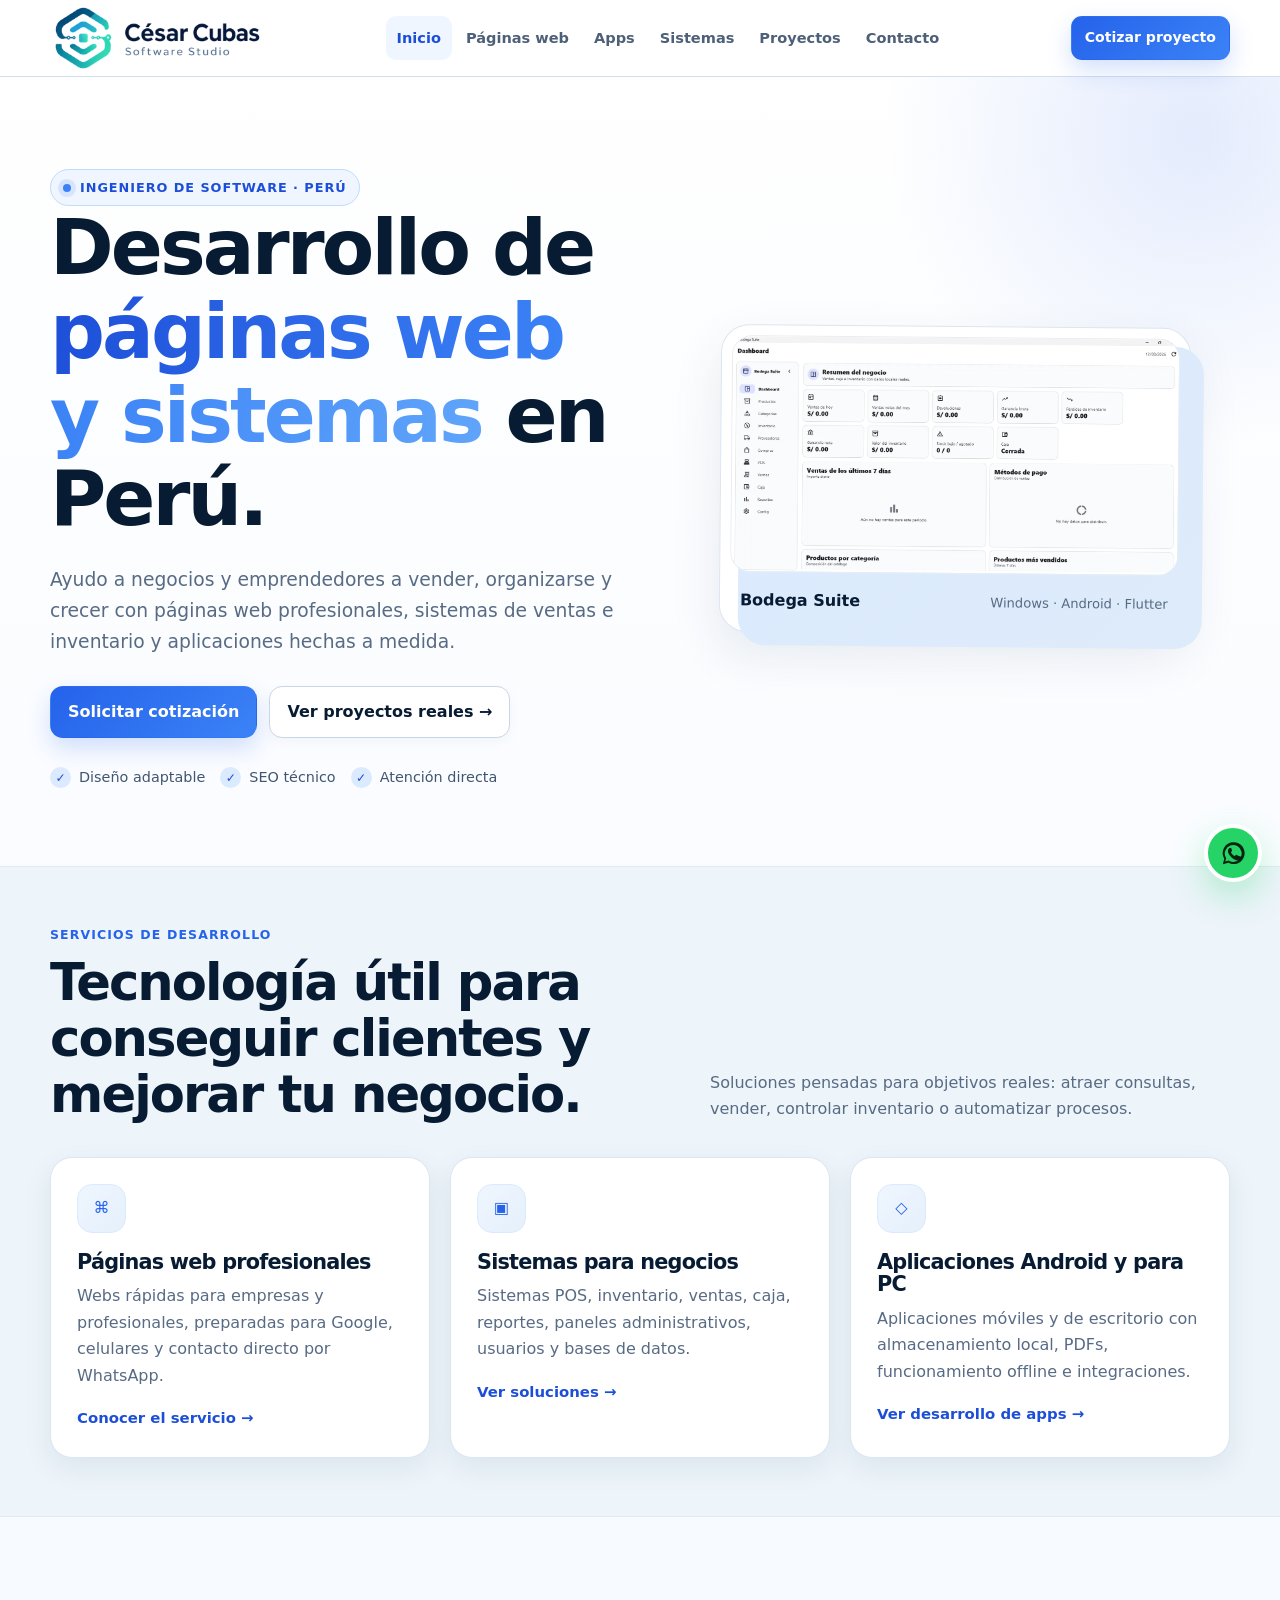
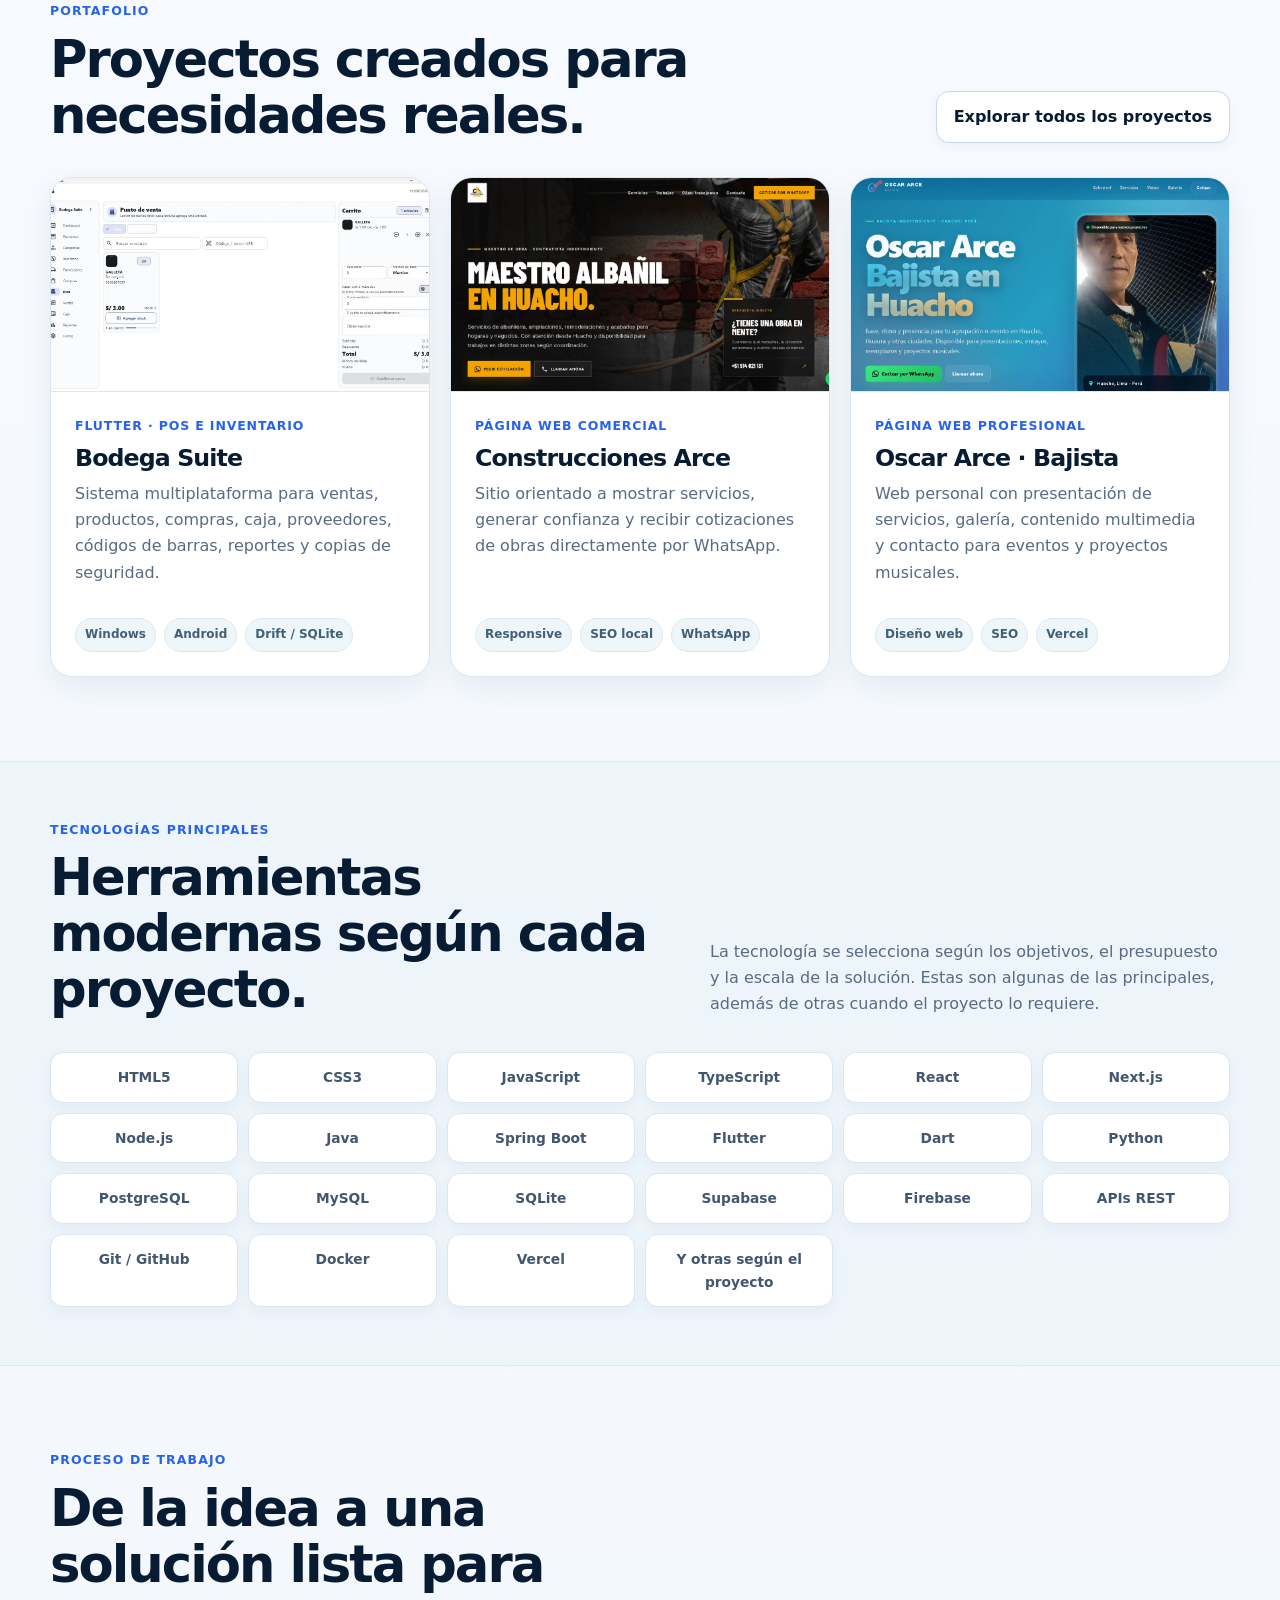
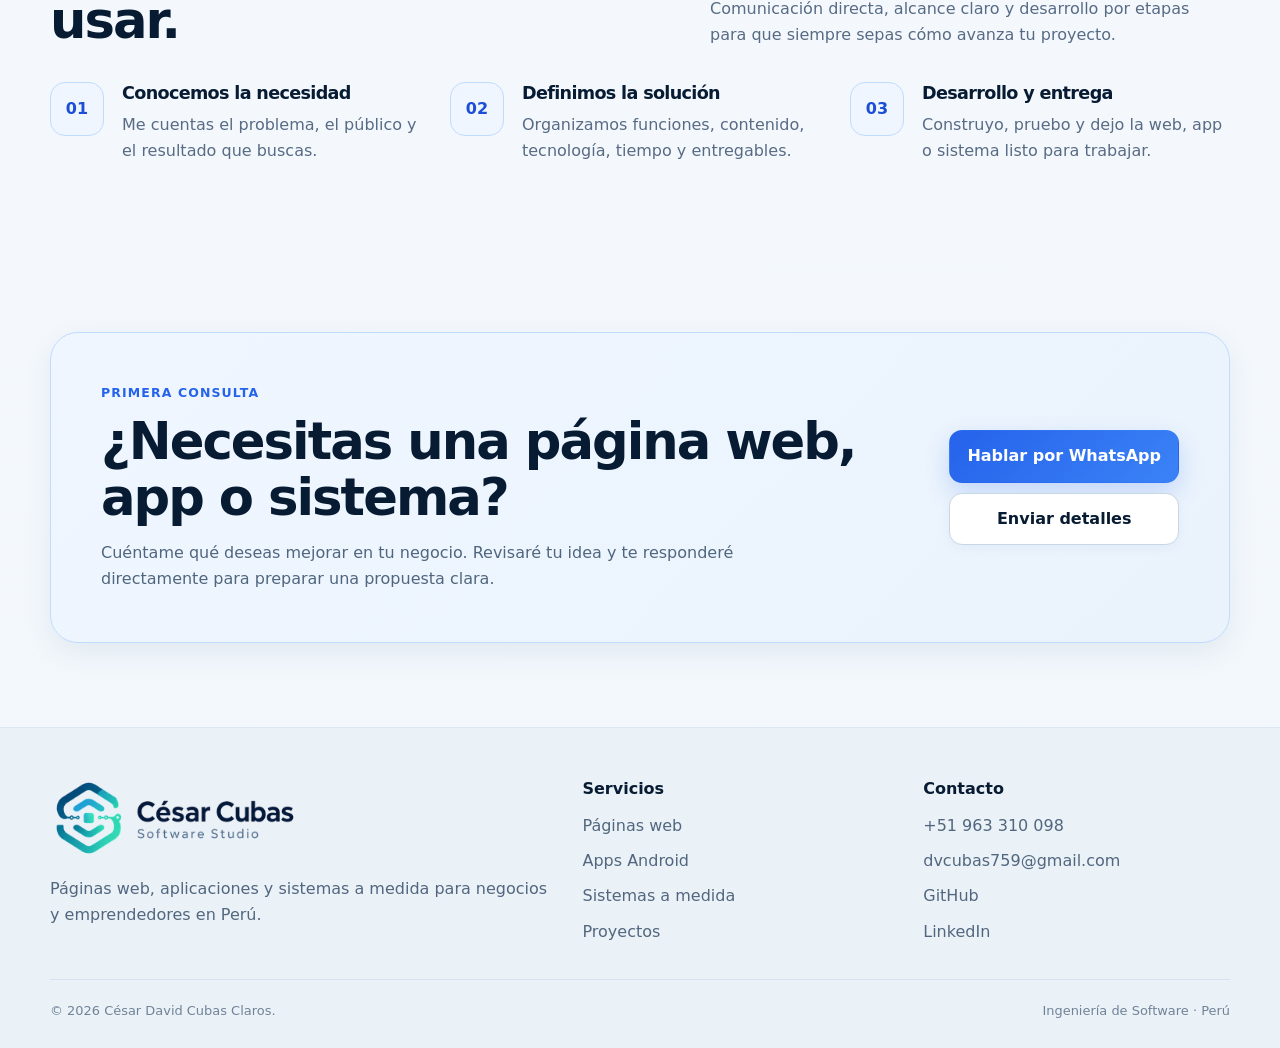
<file: index.html>
<!doctype html>
<html lang="es-PE">
<head>
  <meta charset="utf-8">
  <meta name="viewport" content="width=device-width,initial-scale=1">
  <title>Desarrollo de Páginas Web y Sistemas en Perú | César Cubas</title>
  <meta name="description" content="Ingeniero de Software en Perú. Desarrollo páginas web profesionales, sistemas de ventas e inventario y aplicaciones Android para negocios y emprendedores.">
  <meta name="author" content="César David Cubas Claros">
  <meta name="google-site-verification" content="UFLBhOl4JWtE8ll9S5ZVKbbXgZjwm_YEfBeXgiGilz8">
  <meta name="robots" content="index,follow,max-image-preview:large,max-snippet:-1,max-video-preview:-1">
  <link rel="canonical" href="https://desarroladordesofwareperu.vercel.app/">
  <link rel="icon" href="assets/brand/favicon.png" type="image/png" sizes="512x512"><link rel="apple-touch-icon" href="assets/brand/favicon.png">
  <link rel="manifest" href="site.webmanifest">
  <meta name="theme-color" content="#ffffff">
  <meta property="og:type" content="website">
  <meta property="og:locale" content="es_PE">
  <meta property="og:title" content="Desarrollo de Páginas Web y Sistemas en Perú | César Cubas">
  <meta property="og:description" content="Páginas web, sistemas empresariales y apps creadas por un Ingeniero de Software en Perú. Conoce proyectos reales y solicita una cotización.">
  <meta property="og:url" content="https://desarroladordesofwareperu.vercel.app/">
  <meta property="og:image" content="https://desarroladordesofwareperu.vercel.app/assets/brand/cesar-cubas-social.jpg">
  <meta property="og:image:alt" content="César Cubas, Ingeniero de Software especializado en páginas web, apps y sistemas">
  <meta name="twitter:card" content="summary_large_image">
  <meta name="twitter:title" content="Desarrollo Web y Sistemas en Perú | César Cubas">
  <meta name="twitter:description" content="Soluciones web, móviles y sistemas a medida para negocios en Perú.">
  <meta name="twitter:image" content="https://desarroladordesofwareperu.vercel.app/assets/brand/cesar-cubas-social.jpg">
  <link rel="stylesheet" href="assets/styles.css">
  <script type="application/ld+json">
  {
    "@context":"https://schema.org",
    "@graph":[
      {
        "@type":"Person",
        "@id":"https://desarroladordesofwareperu.vercel.app/#person",
        "name":"César David Cubas Claros",
        "url":"https://desarroladordesofwareperu.vercel.app/",
        "jobTitle":"Ingeniero de Software",
        "email":"mailto:dvcubas759@gmail.com",
        "telephone":"+51 963 310 098",
        "sameAs":["https://github.com/cesar00934","https://www.linkedin.com/in/cesar-cubas09","https://www.tiktok.com/@cesarcubas5374"],
        "knowsAbout":["Desarrollo de páginas web","Ingeniería de software","Flutter","Android","Sistemas de inventario","Sistemas POS","Next.js","Java","Spring Boot","Bases de datos","SEO técnico"]
      },
      {
        "@type":"ProfessionalService",
        "@id":"https://desarroladordesofwareperu.vercel.app/#service",
        "name":"César Cubas · Ingeniería de Software",
        "url":"https://desarroladordesofwareperu.vercel.app/",
        "logo":"https://desarroladordesofwareperu.vercel.app/assets/brand/favicon.png",
        "telephone":"+51 963 310 098",
        "email":"dvcubas759@gmail.com",
        "areaServed":{"@type":"Country","name":"Perú"},
        "founder":{"@id":"https://desarroladordesofwareperu.vercel.app/#person"},
        "serviceType":["Desarrollo de páginas web","Software a medida","Sistemas de ventas e inventario","Aplicaciones Android"]
      },
      {
        "@type":"WebSite",
        "@id":"https://desarroladordesofwareperu.vercel.app/#website",
        "url":"https://desarroladordesofwareperu.vercel.app/",
        "name":"César Cubas · Ingeniero de Software",
        "inLanguage":"es-PE",
        "publisher":{"@id":"https://desarroladordesofwareperu.vercel.app/#person"}
      }
    ]
  }
  </script>
</head>
<body>
  <a class="skip" href="#contenido">Saltar al contenido</a>
  <header class="site-header">
    <div class="container nav">
      <a class="brand" href="index.html" aria-label="César Cubas, inicio"><img class="brand-logo" src="assets/brand/cesar-cubas-software-studio.png" width="640" height="214" alt="César Cubas Software Studio"></a>
      <nav class="nav-links" aria-label="Principal">
        <a href="index.html" aria-current="page">Inicio</a><a href="desarrollo-paginas-web/index.html">Páginas web</a><a href="desarrollo-apps-android/index.html">Apps</a><a href="software-a-medida/index.html">Sistemas</a><a href="portafolio/index.html">Proyectos</a><a href="contacto/index.html">Contacto</a>
      </nav>
      <div class="nav-cta">
        <a class="btn btn-primary btn-sm" href="https://wa.me/51963310098?text=Hola%20C%C3%A9sar%2C%20quiero%20cotizar%20una%20p%C3%A1gina%20web%20o%20sistema." target="_blank" rel="noopener">Cotizar proyecto</a>
        <button class="menu-btn" data-menu aria-label="Abrir menú" aria-expanded="false">☰</button>
      </div>
    </div>
  </header>
  <main id="contenido">
    <section class="hero">
      <div class="container hero-grid">
        <div>
          <div class="eyebrow"><span class="dot"></span> Ingeniero de Software · Perú</div>
          <h1>Desarrollo de <span>páginas web y sistemas</span> en Perú.</h1>
          <p class="hero-copy">Ayudo a negocios y emprendedores a vender, organizarse y crecer con páginas web profesionales, sistemas de ventas e inventario y aplicaciones hechas a medida.</p>
          <div class="hero-actions">
            <a class="btn btn-primary" href="https://wa.me/51963310098?text=Hola%20C%C3%A9sar%2C%20quiero%20cotizar%20una%20p%C3%A1gina%20web%20o%20sistema." target="_blank" rel="noopener">Solicitar cotización</a>
            <a class="btn btn-secondary" href="portafolio/index.html">Ver proyectos reales →</a>
          </div>
          <div class="trust-row"><span class="trust-item"><i class="check">✓</i> Diseño adaptable</span><span class="trust-item"><i class="check">✓</i> SEO técnico</span><span class="trust-item"><i class="check">✓</i> Atención directa</span></div>
        </div>
        <figure class="hero-showcase">
          <img src="assets/proyectos/bodega-suite-dashboard.webp" width="1400" height="742" alt="Dashboard de Bodega Suite, sistema POS e inventario creado por César Cubas" fetchpriority="high">
          <figcaption class="showcase-caption"><strong>Bodega Suite</strong><span>Windows · Android · Flutter</span></figcaption>
        </figure>
      </div>
    </section>

    <section class="section-tight section-alt">
      <div class="container">
        <div class="section-head"><div><div class="kicker">Servicios de desarrollo</div><h2>Tecnología útil para conseguir clientes y mejorar tu negocio.</h2></div><p>Soluciones pensadas para objetivos reales: atraer consultas, vender, controlar inventario o automatizar procesos.</p></div>
        <div class="grid-3">
          <article class="card reveal"><div class="card-icon">⌘</div><h3>Páginas web profesionales</h3><p>Webs rápidas para empresas y profesionales, preparadas para Google, celulares y contacto directo por WhatsApp.</p><a class="card-link" href="desarrollo-paginas-web/index.html">Conocer el servicio →</a></article>
          <article class="card reveal"><div class="card-icon">▣</div><h3>Sistemas para negocios</h3><p>Sistemas POS, inventario, ventas, caja, reportes, paneles administrativos, usuarios y bases de datos.</p><a class="card-link" href="software-a-medida/index.html">Ver soluciones →</a></article>
          <article class="card reveal"><div class="card-icon">◇</div><h3>Aplicaciones Android y para PC</h3><p>Aplicaciones móviles y de escritorio con almacenamiento local, PDFs, funcionamiento offline e integraciones.</p><a class="card-link" href="desarrollo-apps-android/index.html">Ver desarrollo de apps →</a></article>
        </div>
      </div>
    </section>

    <section class="section">
      <div class="container">
        <div class="section-head"><div><div class="kicker">Portafolio</div><h2>Proyectos creados para necesidades reales.</h2></div><a class="btn btn-secondary" href="portafolio/index.html">Explorar todos los proyectos</a></div>
        <div class="grid-3">
          <article class="card project reveal"><div class="project-media"><img src="assets/proyectos/bodega-suite-pos.webp" width="1400" height="743" loading="lazy" alt="Punto de venta de Bodega Suite con carrito, lector de barras y control de stock"></div><div class="project-content"><div class="project-top"><div class="project-meta">Flutter · POS e inventario</div><h3>Bodega Suite</h3><p>Sistema multiplataforma para ventas, productos, compras, caja, proveedores, códigos de barras, reportes y copias de seguridad.</p></div><div class="tags"><span class="tag">Windows</span><span class="tag">Android</span><span class="tag">Drift / SQLite</span></div></div></article>
          <article class="card project reveal"><div class="project-media"><img src="assets/proyectos/web-construcciones-arce.webp" width="1400" height="642" loading="lazy" alt="Página web de servicios de construcción Construcciones Arce"></div><div class="project-content"><div class="project-top"><div class="project-meta">Página web comercial</div><h3>Construcciones Arce</h3><p>Sitio orientado a mostrar servicios, generar confianza y recibir cotizaciones de obras directamente por WhatsApp.</p></div><div class="tags"><span class="tag">Responsive</span><span class="tag">SEO local</span><span class="tag">WhatsApp</span></div></div></article>
          <article class="card project reveal"><div class="project-media"><img src="assets/proyectos/web-oscar-arce-bajista.webp" width="1400" height="632" loading="lazy" alt="Página web profesional del bajista Oscar Arce en Huacho"></div><div class="project-content"><div class="project-top"><div class="project-meta">Página web profesional</div><h3>Oscar Arce · Bajista</h3><p>Web personal con presentación de servicios, galería, contenido multimedia y contacto para eventos y proyectos musicales.</p></div><div class="tags"><span class="tag">Diseño web</span><span class="tag">SEO</span><span class="tag">Vercel</span></div></div></article>
        </div>
      </div>
    </section>

    <section class="section-tight section-alt"><div class="container"><div class="section-head"><div><div class="kicker">Tecnologías principales</div><h2>Herramientas modernas según cada proyecto.</h2></div><p>La tecnología se selecciona según los objetivos, el presupuesto y la escala de la solución. Estas son algunas de las principales, además de otras cuando el proyecto lo requiere.</p></div><div class="logo-cloud"><div class="tech">HTML5</div><div class="tech">CSS3</div><div class="tech">JavaScript</div><div class="tech">TypeScript</div><div class="tech">React</div><div class="tech">Next.js</div><div class="tech">Node.js</div><div class="tech">Java</div><div class="tech">Spring Boot</div><div class="tech">Flutter</div><div class="tech">Dart</div><div class="tech">Python</div><div class="tech">PostgreSQL</div><div class="tech">MySQL</div><div class="tech">SQLite</div><div class="tech">Supabase</div><div class="tech">Firebase</div><div class="tech">APIs REST</div><div class="tech">Git / GitHub</div><div class="tech">Docker</div><div class="tech">Vercel</div><div class="tech">Y otras según el proyecto</div></div></div></section>

    <section class="section"><div class="container"><div class="section-head"><div><div class="kicker">Proceso de trabajo</div><h2>De la idea a una solución lista para usar.</h2></div><p>Comunicación directa, alcance claro y desarrollo por etapas para que siempre sepas cómo avanza tu proyecto.</p></div><div class="grid-3 process"><div class="step reveal"><h3>Conocemos la necesidad</h3><p>Me cuentas el problema, el público y el resultado que buscas.</p></div><div class="step reveal"><h3>Definimos la solución</h3><p>Organizamos funciones, contenido, tecnología, tiempo y entregables.</p></div><div class="step reveal"><h3>Desarrollo y entrega</h3><p>Construyo, pruebo y dejo la web, app o sistema listo para trabajar.</p></div></div></div></section>

    <section class="section"><div class="container"><div class="quote reveal"><div><div class="kicker">Primera consulta</div><h2>¿Necesitas una página web, app o sistema?</h2><p>Cuéntame qué deseas mejorar en tu negocio. Revisaré tu idea y te responderé directamente para preparar una propuesta clara.</p></div><div class="quote-actions"><a class="btn btn-primary" href="https://wa.me/51963310098?text=Hola%20C%C3%A9sar%2C%20quiero%20cotizar%20una%20p%C3%A1gina%20web%20o%20sistema." target="_blank" rel="noopener">Hablar por WhatsApp</a><a class="btn btn-secondary" href="contacto/index.html">Enviar detalles</a></div></div></div></section>
  </main>
  <footer class="footer"><div class="container"><div class="footer-grid"><div><a class="brand" href="index.html"><img class="brand-logo" src="assets/brand/cesar-cubas-software-studio.png" width="640" height="214" alt="César Cubas Software Studio"></a><p>Páginas web, aplicaciones y sistemas a medida para negocios y emprendedores en Perú.</p></div><div><div class="footer-title">Servicios</div><div class="footer-links"><a href="desarrollo-paginas-web/index.html">Páginas web</a><a href="desarrollo-apps-android/index.html">Apps Android</a><a href="software-a-medida/index.html">Sistemas a medida</a><a href="portafolio/index.html">Proyectos</a></div></div><div><div class="footer-title">Contacto</div><div class="footer-links"><a href="tel:+51963310098">+51 963 310 098</a><a href="mailto:dvcubas759@gmail.com">dvcubas759@gmail.com</a><a href="https://github.com/cesar00934" target="_blank" rel="noopener">GitHub</a><a href="https://www.linkedin.com/in/cesar-cubas09" target="_blank" rel="noopener">LinkedIn</a></div></div></div><div class="copyright"><span>© <span data-year></span> César David Cubas Claros.</span><span>Ingeniería de Software · Perú</span></div></div></footer>
  <a class="cta-float" href="https://wa.me/51963310098?text=Hola%20C%C3%A9sar%2C%20quiero%20cotizar%20una%20p%C3%A1gina%20web%20o%20sistema." target="_blank" rel="noopener" aria-label="Cotizar proyecto por WhatsApp"><svg viewBox="0 0 24 24" aria-hidden="true"><path fill="currentColor" d="M12 2a9.6 9.6 0 0 0-8.2 14.6L2.5 21.5l5-1.3A9.7 9.7 0 1 0 12 2Zm0 17.5c-1.4 0-2.8-.4-4-1.1l-.3-.2-3 .8.8-2.9-.2-.3A7.5 7.5 0 1 1 12 19.5Zm4.1-5.6c-.2-.1-1.3-.6-1.5-.7-.2-.1-.4-.1-.5.1l-.7.8c-.1.2-.3.2-.5.1-1.4-.7-2.4-1.7-3.1-3-.2-.3 0-.4.1-.5l.5-.6c.2-.2.2-.4.3-.5.1-.2 0-.4 0-.5l-.7-1.7c-.2-.5-.4-.4-.6-.4h-.5c-.2 0-.5.1-.8.4-.3.3-1 1-1 2.5s1.1 2.9 1.2 3.1c.1.2 2.1 3.3 5.2 4.5.7.3 1.3.5 1.8.6.7.2 1.4.2 1.9.1.6-.1 1.8-.8 2-1.5.2-.7.2-1.3.2-1.5-.1-.1-.2-.2-.4-.3Z"/></svg></a>
  <script src="assets/app.js" defer></script>
</body>
</html>
</file>
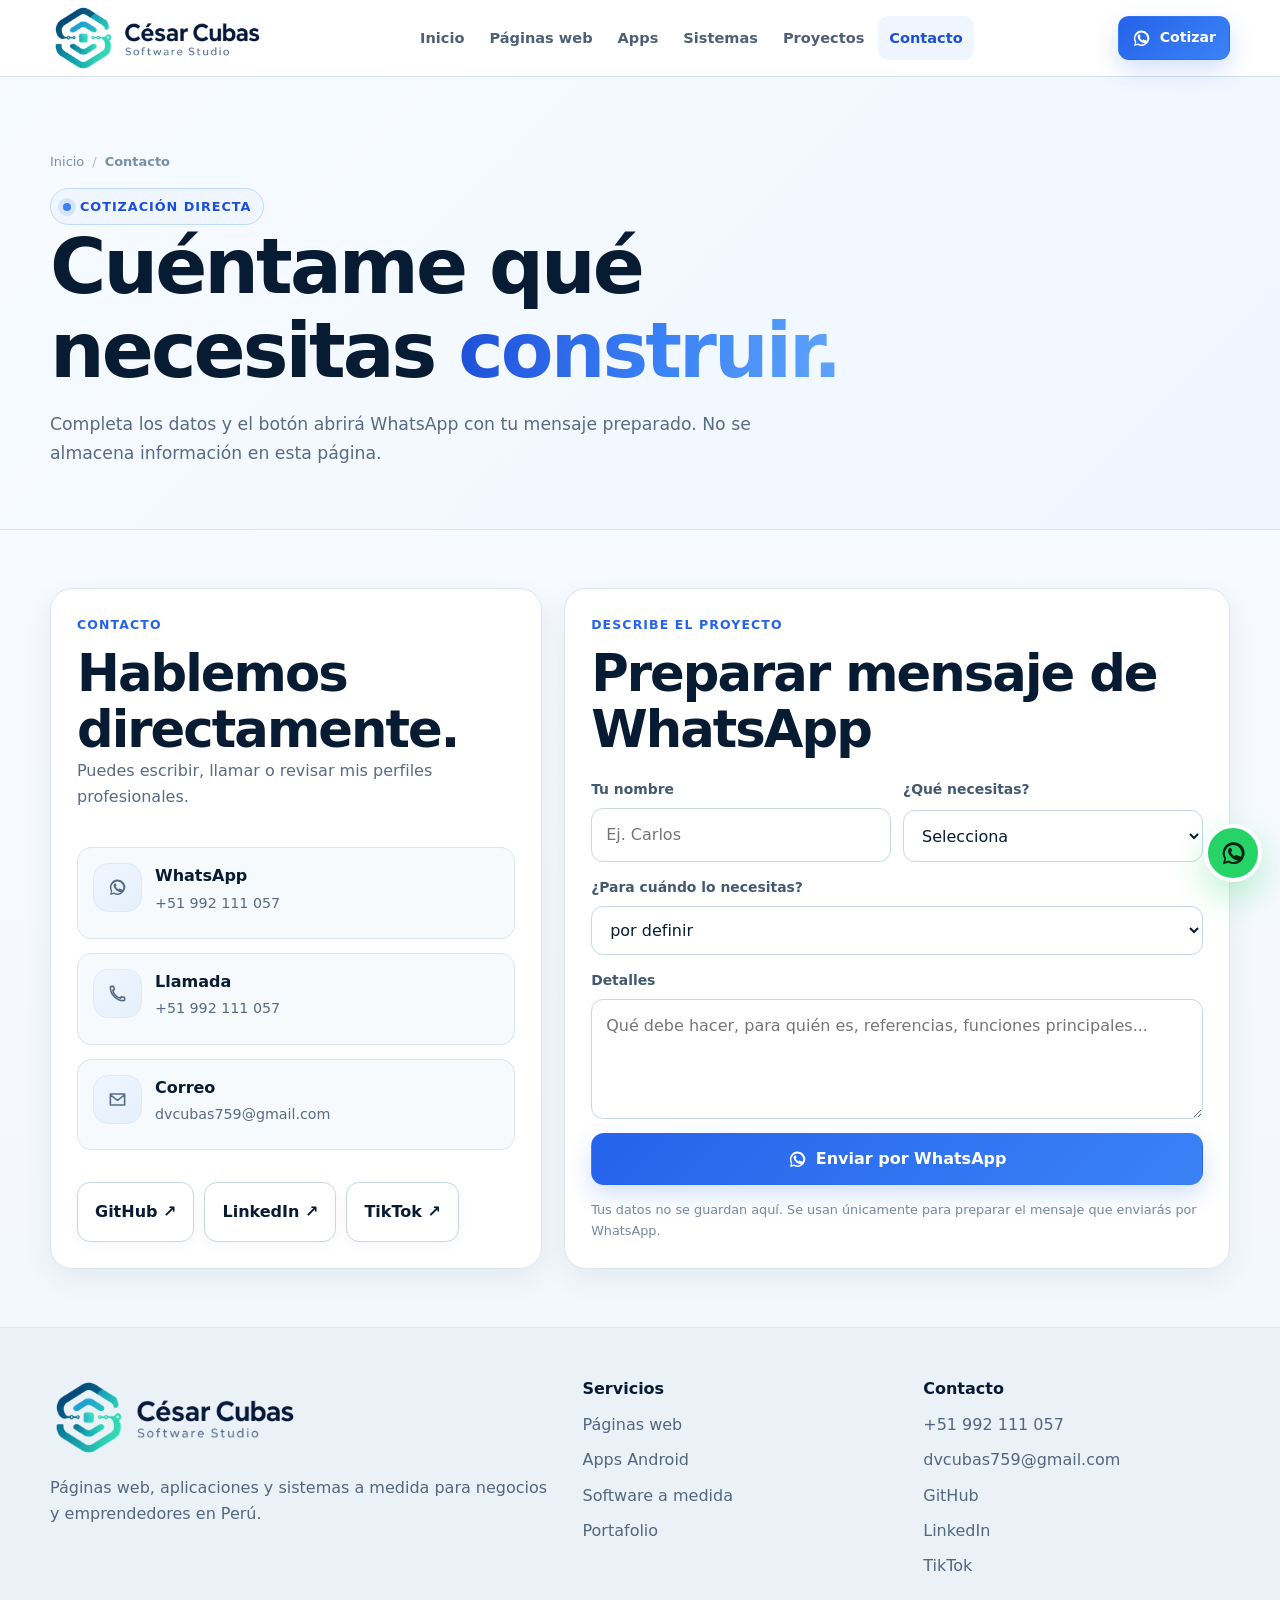
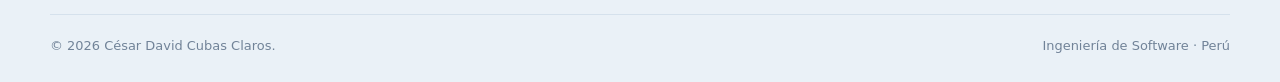
<file: contacto/index.html>
<!doctype html><html lang="es-PE"><head><meta charset="utf-8"><meta name="viewport" content="width=device-width,initial-scale=1"><title>Contacto y Cotización de Desarrollo | César Cubas</title><meta name="description" content="Solicita una cotización para página web, app Android, sistema web o software a medida. Contacto directo con César Cubas por WhatsApp."><meta name="author" content="César David Cubas Claros"><meta name="robots" content="index,follow,max-image-preview:large,max-snippet:-1,max-video-preview:-1"><link rel="canonical" href="https://desarroladordesofwareperu.vercel.app/contacto/"><link rel="icon" href="../assets/brand/favicon.png" type="image/png" sizes="512x512"><link rel="apple-touch-icon" href="../assets/brand/favicon.png"><link rel="manifest" href="../site.webmanifest"><meta name="theme-color" content="#ffffff"><meta property="og:type" content="website"><meta property="og:locale" content="es_PE"><meta property="og:title" content="Contacto y Cotización de Desarrollo | César Cubas"><meta property="og:description" content="Solicita una cotización para página web, app Android, sistema web o software a medida. Contacto directo con César Cubas por WhatsApp."><meta property="og:url" content="https://desarroladordesofwareperu.vercel.app/contacto/"><meta property="og:image" content="https://desarroladordesofwareperu.vercel.app/assets/brand/cesar-cubas-social.jpg"><meta name="twitter:card" content="summary_large_image"><meta name="twitter:title" content="Contacto y Cotización de Desarrollo | César Cubas"><meta name="twitter:description" content="Solicita una cotización para página web, app Android, sistema web o software a medida. Contacto directo con César Cubas por WhatsApp."><meta name="twitter:image" content="https://desarroladordesofwareperu.vercel.app/assets/brand/cesar-cubas-social.jpg"><link rel="stylesheet" href="../assets/styles.css"><script type="application/ld+json">{"@context":"https://schema.org","@graph":[{"@type":"Person","@id":"https://desarroladordesofwareperu.vercel.app/#person","name":"César David Cubas Claros","url":"https://desarroladordesofwareperu.vercel.app","jobTitle":"Ingeniero de Software","email":"mailto:dvcubas759@gmail.com","telephone":"+51 992 111 057","sameAs":["https://github.com/cesar00934","https://www.linkedin.com/in/cesar-cubas09","https://www.tiktok.com/@cesarcubas5374"],"knowsAbout":["Desarrollo web","Next.js","React","Java","Spring Boot","Flutter","Android","Python","SQL","APIs REST","SEO técnico"]},{"@type":"WebSite","@id":"https://desarroladordesofwareperu.vercel.app/#website","url":"https://desarroladordesofwareperu.vercel.app","name":"César Cubas · Ingeniero de Software","publisher":{"@id":"https://desarroladordesofwareperu.vercel.app/#person"}}]}</script></head><body><a class="skip" href="#contenido">Saltar al contenido</a>
<header class="site-header"><div class="container nav"><a class="brand" href="../index.html" aria-label="César Cubas, inicio"><img class="brand-logo" src="../assets/brand/cesar-cubas-software-studio.png" width="640" height="214" alt="César Cubas Software Studio"></a><nav class="nav-links" aria-label="Principal"><a href="../index.html">Inicio</a><a href="../desarrollo-paginas-web/index.html">Páginas web</a><a href="../desarrollo-apps-android/index.html">Apps</a><a href="../software-a-medida/index.html">Sistemas</a><a href="../portafolio/index.html">Proyectos</a><a href="../contacto/index.html" aria-current="page">Contacto</a></nav><div class="nav-cta"><a class="btn btn-primary btn-sm" href="https://wa.me/51992111057?text=Hola%20C%C3%A9sar%2C%20quiero%20cotizar%20un%20proyecto%20de%20software." target="_blank" rel="noopener"><svg class="icon" viewBox="0 0 24 24" aria-hidden="true"><path fill="currentColor" d="M12 2a9.6 9.6 0 0 0-8.2 14.6L2.5 21.5l5-1.3A9.7 9.7 0 1 0 12 2Zm0 17.5c-1.4 0-2.8-.4-4-1.1l-.3-.2-3 .8.8-2.9-.2-.3A7.5 7.5 0 1 1 12 19.5Zm4.1-5.6c-.2-.1-1.3-.6-1.5-.7-.2-.1-.4-.1-.5.1l-.7.8c-.1.2-.3.2-.5.1-1.4-.7-2.4-1.7-3.1-3-.2-.3 0-.4.1-.5l.5-.6c.2-.2.2-.4.3-.5.1-.2 0-.4 0-.5l-.7-1.7c-.2-.5-.4-.4-.6-.4h-.5c-.2 0-.5.1-.8.4-.3.3-1 1-1 2.5s1.1 2.9 1.2 3.1c.1.2 2.1 3.3 5.2 4.5.7.3 1.3.5 1.8.6.7.2 1.4.2 1.9.1.6-.1 1.8-.8 2-1.5.2-.7.2-1.3.2-1.5-.1-.1-.2-.2-.4-.3Z"/></svg> Cotizar</a><button class="menu-btn" data-menu aria-label="Abrir menú" aria-expanded="false">☰</button></div></div></header><main id="contenido"><section class="page-hero"><div class="container"><div class="breadcrumbs"><a href="../index.html">Inicio</a><span>/</span><b>Contacto</b></div><div class="eyebrow"><span class="dot"></span> Cotización directa</div><h1>Cuéntame qué necesitas <span class="gradient-text">construir.</span></h1><p>Completa los datos y el botón abrirá WhatsApp con tu mensaje preparado. No se almacena información en esta página.</p></div></section>
<section class="section-tight"><div class="container contact-grid"><div class="card contact-card"><div><div class="kicker">Contacto</div><h2>Hablemos directamente.</h2><p style="color:var(--muted)">Puedes escribir, llamar o revisar mis perfiles profesionales.</p></div><a class="contact-method" href="https://wa.me/51992111057?text=Hola%20C%C3%A9sar%2C%20quiero%20cotizar%20un%20proyecto%20de%20software." target="_blank" rel="noopener"><span class="card-icon" style="margin:0"><svg class="icon" viewBox="0 0 24 24" aria-hidden="true"><path fill="currentColor" d="M12 2a9.6 9.6 0 0 0-8.2 14.6L2.5 21.5l5-1.3A9.7 9.7 0 1 0 12 2Zm0 17.5c-1.4 0-2.8-.4-4-1.1l-.3-.2-3 .8.8-2.9-.2-.3A7.5 7.5 0 1 1 12 19.5Zm4.1-5.6c-.2-.1-1.3-.6-1.5-.7-.2-.1-.4-.1-.5.1l-.7.8c-.1.2-.3.2-.5.1-1.4-.7-2.4-1.7-3.1-3-.2-.3 0-.4.1-.5l.5-.6c.2-.2.2-.4.3-.5.1-.2 0-.4 0-.5l-.7-1.7c-.2-.5-.4-.4-.6-.4h-.5c-.2 0-.5.1-.8.4-.3.3-1 1-1 2.5s1.1 2.9 1.2 3.1c.1.2 2.1 3.3 5.2 4.5.7.3 1.3.5 1.8.6.7.2 1.4.2 1.9.1.6-.1 1.8-.8 2-1.5.2-.7.2-1.3.2-1.5-.1-.1-.2-.2-.4-.3Z"/></svg></span><div><strong>WhatsApp</strong><span>+51 992 111 057</span></div></a><a class="contact-method" href="tel:+51992111057"><span class="card-icon" style="margin:0"><svg class="icon" viewBox="0 0 24 24" aria-hidden="true"><path d="M7 3H4a1 1 0 0 0-1 1c0 9.4 7.6 17 17 17a1 1 0 0 0 1-1v-3l-4-1-1.2 2a14 14 0 0 1-9.8-9.8L8 7 7 3Z" fill="none" stroke="currentColor" stroke-width="2" stroke-linecap="round" stroke-linejoin="round"/></svg></span><div><strong>Llamada</strong><span>+51 992 111 057</span></div></a><a class="contact-method" href="mailto:dvcubas759@gmail.com"><span class="card-icon" style="margin:0"><svg class="icon" viewBox="0 0 24 24" aria-hidden="true"><path d="M3 5h18v14H3zM3 6l9 7 9-7" fill="none" stroke="currentColor" stroke-width="2" stroke-linejoin="round"/></svg></span><div><strong>Correo</strong><span>dvcubas759@gmail.com</span></div></a><div class="project-links"><a class="btn btn-secondary" href="https://github.com/cesar00934" target="_blank" rel="noopener">GitHub ↗</a><a class="btn btn-secondary" href="https://www.linkedin.com/in/cesar-cubas09" target="_blank" rel="noopener">LinkedIn ↗</a><a class="btn btn-secondary" href="https://www.tiktok.com/@cesarcubas5374" target="_blank" rel="noopener">TikTok ↗</a></div></div><div class="card"><div class="kicker">Describe el proyecto</div><h2 style="margin-bottom:20px">Preparar mensaje de WhatsApp</h2><form class="form" data-whatsapp-form><div class="inline-fields"><div class="field"><label for="nombre">Tu nombre</label><input id="nombre" name="nombre" autocomplete="name" placeholder="Ej. Carlos" required></div><div class="field"><label for="servicio">¿Qué necesitas?</label><select id="servicio" name="servicio" required><option value="">Selecciona</option><option>una página web</option><option>una tienda online</option><option>una app Android</option><option>un sistema web</option><option>una API o backend</option><option>mantenimiento o mejoras</option><option>otro proyecto de programación</option></select></div></div><div class="field"><label for="plazo">¿Para cuándo lo necesitas?</label><select id="plazo" name="plazo"><option>por definir</option><option>lo antes posible</option><option>este mes</option><option>en 1 a 3 meses</option><option>sin fecha fija</option></select></div><div class="field"><label for="detalle">Detalles</label><textarea id="detalle" name="detalle" placeholder="Qué debe hacer, para quién es, referencias, funciones principales..."></textarea></div><button class="btn btn-primary" type="submit"><svg class="icon" viewBox="0 0 24 24" aria-hidden="true"><path fill="currentColor" d="M12 2a9.6 9.6 0 0 0-8.2 14.6L2.5 21.5l5-1.3A9.7 9.7 0 1 0 12 2Zm0 17.5c-1.4 0-2.8-.4-4-1.1l-.3-.2-3 .8.8-2.9-.2-.3A7.5 7.5 0 1 1 12 19.5Zm4.1-5.6c-.2-.1-1.3-.6-1.5-.7-.2-.1-.4-.1-.5.1l-.7.8c-.1.2-.3.2-.5.1-1.4-.7-2.4-1.7-3.1-3-.2-.3 0-.4.1-.5l.5-.6c.2-.2.2-.4.3-.5.1-.2 0-.4 0-.5l-.7-1.7c-.2-.5-.4-.4-.6-.4h-.5c-.2 0-.5.1-.8.4-.3.3-1 1-1 2.5s1.1 2.9 1.2 3.1c.1.2 2.1 3.3 5.2 4.5.7.3 1.3.5 1.8.6.7.2 1.4.2 1.9.1.6-.1 1.8-.8 2-1.5.2-.7.2-1.3.2-1.5-.1-.1-.2-.2-.4-.3Z"/></svg> Enviar por WhatsApp</button><div class="form-note">Tus datos no se guardan aquí. Se usan únicamente para preparar el mensaje que enviarás por WhatsApp.</div></form></div></div></section></main><footer class="footer"><div class="container"><div class="footer-grid"><div><a class="brand" href="../index.html"><img class="brand-logo" src="../assets/brand/cesar-cubas-software-studio.png" width="640" height="214" alt="César Cubas Software Studio"></a><p>Páginas web, aplicaciones y sistemas a medida para negocios y emprendedores en Perú.</p></div><div><div class="footer-title">Servicios</div><div class="footer-links"><a href="../desarrollo-paginas-web/index.html">Páginas web</a><a href="../desarrollo-apps-android/index.html">Apps Android</a><a href="../software-a-medida/index.html">Software a medida</a><a href="../portafolio/index.html">Portafolio</a></div></div><div><div class="footer-title">Contacto</div><div class="footer-links"><a href="tel:+51992111057">+51 992 111 057</a><a href="mailto:dvcubas759@gmail.com">dvcubas759@gmail.com</a><a href="https://github.com/cesar00934" target="_blank" rel="noopener">GitHub</a><a href="https://www.linkedin.com/in/cesar-cubas09" target="_blank" rel="noopener">LinkedIn</a><a href="https://www.tiktok.com/@cesarcubas5374" target="_blank" rel="noopener">TikTok</a></div></div></div><div class="copyright"><span>© <span data-year></span> César David Cubas Claros.</span><span>Ingeniería de Software · Perú</span></div></div></footer><a class="cta-float" href="https://wa.me/51992111057?text=Hola%20C%C3%A9sar%2C%20quiero%20cotizar%20un%20proyecto%20de%20software." target="_blank" rel="noopener" aria-label="Escribir por WhatsApp"><svg class="icon" viewBox="0 0 24 24" aria-hidden="true"><path fill="currentColor" d="M12 2a9.6 9.6 0 0 0-8.2 14.6L2.5 21.5l5-1.3A9.7 9.7 0 1 0 12 2Zm0 17.5c-1.4 0-2.8-.4-4-1.1l-.3-.2-3 .8.8-2.9-.2-.3A7.5 7.5 0 1 1 12 19.5Zm4.1-5.6c-.2-.1-1.3-.6-1.5-.7-.2-.1-.4-.1-.5.1l-.7.8c-.1.2-.3.2-.5.1-1.4-.7-2.4-1.7-3.1-3-.2-.3 0-.4.1-.5l.5-.6c.2-.2.2-.4.3-.5.1-.2 0-.4 0-.5l-.7-1.7c-.2-.5-.4-.4-.6-.4h-.5c-.2 0-.5.1-.8.4-.3.3-1 1-1 2.5s1.1 2.9 1.2 3.1c.1.2 2.1 3.3 5.2 4.5.7.3 1.3.5 1.8.6.7.2 1.4.2 1.9.1.6-.1 1.8-.8 2-1.5.2-.7.2-1.3.2-1.5-.1-.1-.2-.2-.4-.3Z"/></svg></a><script src="../assets/app.js" defer></script></body></html>
</file>
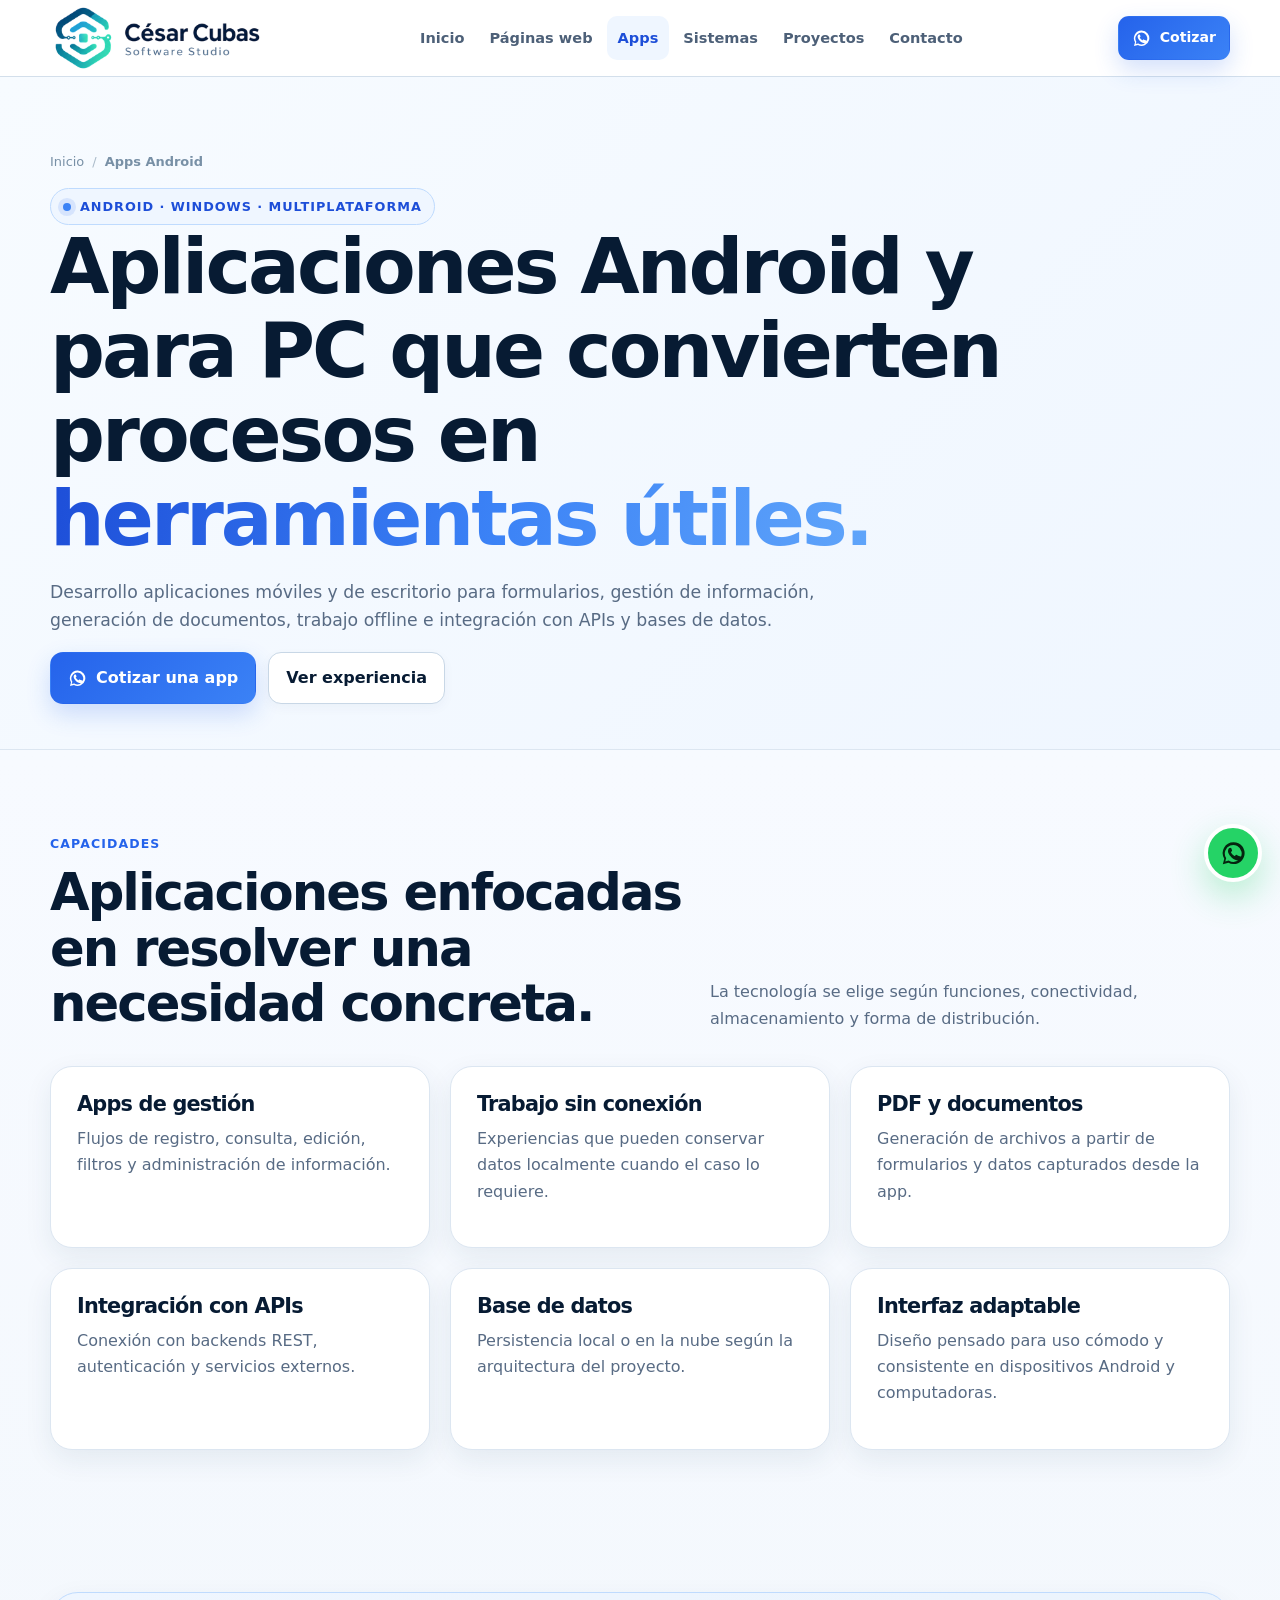
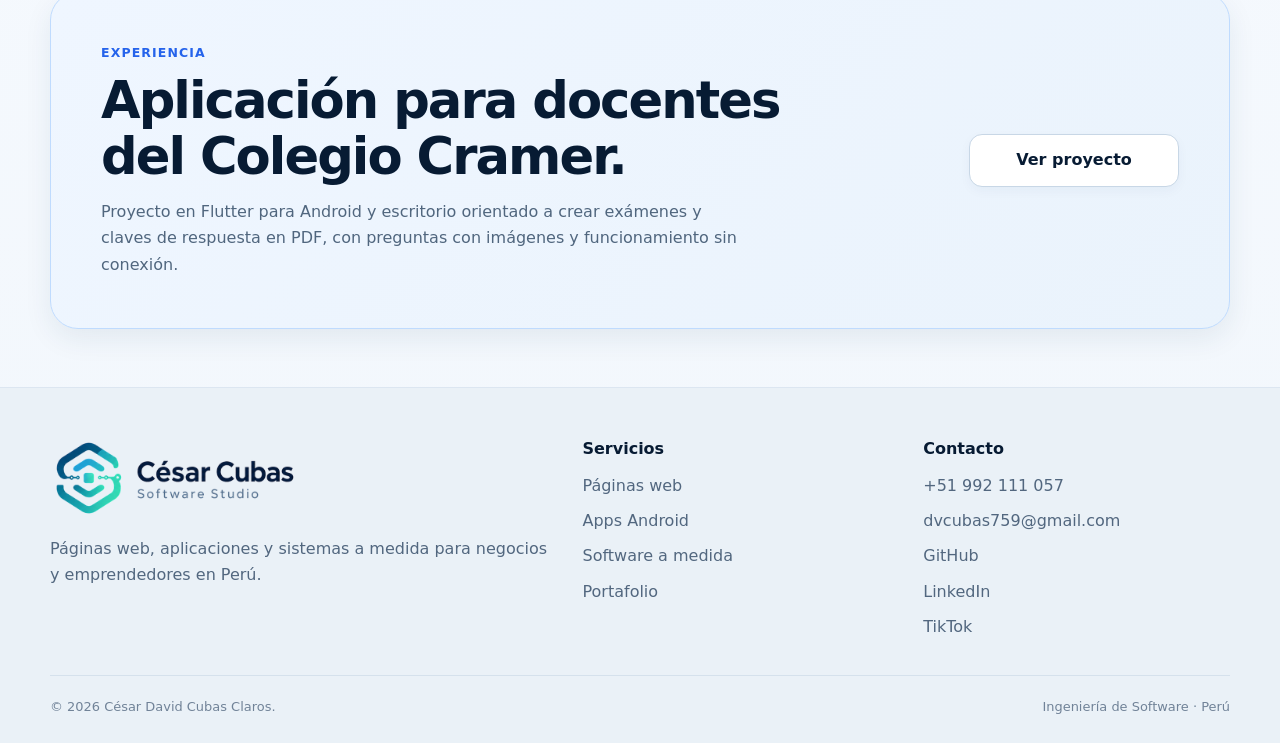
<file: desarrollo-apps-android/index.html>
<!doctype html><html lang="es-PE"><head><meta charset="utf-8"><meta name="viewport" content="width=device-width,initial-scale=1"><title>Desarrollo de Apps Android y para PC | César Cubas</title><meta name="description" content="Desarrollo de aplicaciones Android y para PC: gestión de datos, PDFs, funcionamiento offline, APIs y soluciones a medida para negocios."><meta name="author" content="César David Cubas Claros"><meta name="robots" content="index,follow,max-image-preview:large,max-snippet:-1,max-video-preview:-1"><link rel="canonical" href="https://desarroladordesofwareperu.vercel.app/desarrollo-apps-android/"><link rel="icon" href="../assets/brand/favicon.png" type="image/png" sizes="512x512"><link rel="apple-touch-icon" href="../assets/brand/favicon.png"><link rel="manifest" href="../site.webmanifest"><meta name="theme-color" content="#ffffff"><meta property="og:type" content="website"><meta property="og:locale" content="es_PE"><meta property="og:title" content="Desarrollo de Apps Android y para PC | César Cubas"><meta property="og:description" content="Desarrollo de aplicaciones Android y para PC: gestión de datos, PDFs, funcionamiento offline, APIs y soluciones a medida para negocios."><meta property="og:url" content="https://desarroladordesofwareperu.vercel.app/desarrollo-apps-android/"><meta property="og:image" content="https://desarroladordesofwareperu.vercel.app/assets/brand/cesar-cubas-social.jpg"><meta name="twitter:card" content="summary_large_image"><meta name="twitter:title" content="Desarrollo de Apps Android y para PC | César Cubas"><meta name="twitter:description" content="Desarrollo de aplicaciones Android y para PC: gestión de datos, PDFs, funcionamiento offline, APIs y soluciones a medida para negocios."><meta name="twitter:image" content="https://desarroladordesofwareperu.vercel.app/assets/brand/cesar-cubas-social.jpg"><link rel="stylesheet" href="../assets/styles.css"><script type="application/ld+json">{"@context":"https://schema.org","@graph":[{"@type":"Person","@id":"https://desarroladordesofwareperu.vercel.app/#person","name":"César David Cubas Claros","url":"https://desarroladordesofwareperu.vercel.app","jobTitle":"Ingeniero de Software","email":"mailto:dvcubas759@gmail.com","telephone":"+51 992 111 057","sameAs":["https://github.com/cesar00934","https://www.linkedin.com/in/cesar-cubas09","https://www.tiktok.com/@cesarcubas5374"],"knowsAbout":["Desarrollo web","Next.js","React","Java","Spring Boot","Flutter","Android","Python","SQL","APIs REST","SEO técnico"]},{"@type":"WebSite","@id":"https://desarroladordesofwareperu.vercel.app/#website","url":"https://desarroladordesofwareperu.vercel.app","name":"César Cubas · Ingeniero de Software","publisher":{"@id":"https://desarroladordesofwareperu.vercel.app/#person"}}]}</script></head><body><a class="skip" href="#contenido">Saltar al contenido</a>
<header class="site-header"><div class="container nav"><a class="brand" href="../index.html" aria-label="César Cubas, inicio"><img class="brand-logo" src="../assets/brand/cesar-cubas-software-studio.png" width="640" height="214" alt="César Cubas Software Studio"></a><nav class="nav-links" aria-label="Principal"><a href="../index.html">Inicio</a><a href="../desarrollo-paginas-web/index.html">Páginas web</a><a href="../desarrollo-apps-android/index.html" aria-current="page">Apps</a><a href="../software-a-medida/index.html">Sistemas</a><a href="../portafolio/index.html">Proyectos</a><a href="../contacto/index.html">Contacto</a></nav><div class="nav-cta"><a class="btn btn-primary btn-sm" href="https://wa.me/51992111057?text=Hola%20C%C3%A9sar%2C%20quiero%20cotizar%20un%20proyecto%20de%20software." target="_blank" rel="noopener"><svg class="icon" viewBox="0 0 24 24" aria-hidden="true"><path fill="currentColor" d="M12 2a9.6 9.6 0 0 0-8.2 14.6L2.5 21.5l5-1.3A9.7 9.7 0 1 0 12 2Zm0 17.5c-1.4 0-2.8-.4-4-1.1l-.3-.2-3 .8.8-2.9-.2-.3A7.5 7.5 0 1 1 12 19.5Zm4.1-5.6c-.2-.1-1.3-.6-1.5-.7-.2-.1-.4-.1-.5.1l-.7.8c-.1.2-.3.2-.5.1-1.4-.7-2.4-1.7-3.1-3-.2-.3 0-.4.1-.5l.5-.6c.2-.2.2-.4.3-.5.1-.2 0-.4 0-.5l-.7-1.7c-.2-.5-.4-.4-.6-.4h-.5c-.2 0-.5.1-.8.4-.3.3-1 1-1 2.5s1.1 2.9 1.2 3.1c.1.2 2.1 3.3 5.2 4.5.7.3 1.3.5 1.8.6.7.2 1.4.2 1.9.1.6-.1 1.8-.8 2-1.5.2-.7.2-1.3.2-1.5-.1-.1-.2-.2-.4-.3Z"/></svg> Cotizar</a><button class="menu-btn" data-menu aria-label="Abrir menú" aria-expanded="false">☰</button></div></div></header><main id="contenido"><section class="page-hero"><div class="container"><div class="breadcrumbs"><a href="../index.html">Inicio</a><span>/</span><b>Apps Android</b></div><div class="eyebrow"><span class="dot"></span> Android · Windows · Multiplataforma</div><h1>Aplicaciones Android y para PC que convierten procesos en <span class="gradient-text">herramientas útiles.</span></h1><p>Desarrollo aplicaciones móviles y de escritorio para formularios, gestión de información, generación de documentos, trabajo offline e integración con APIs y bases de datos.</p><div class="hero-actions"><a class="btn btn-primary" href="https://wa.me/51992111057?text=Hola%20C%C3%A9sar%2C%20quiero%20cotizar%20un%20proyecto%20de%20software." target="_blank" rel="noopener"><svg class="icon" viewBox="0 0 24 24" aria-hidden="true"><path fill="currentColor" d="M12 2a9.6 9.6 0 0 0-8.2 14.6L2.5 21.5l5-1.3A9.7 9.7 0 1 0 12 2Zm0 17.5c-1.4 0-2.8-.4-4-1.1l-.3-.2-3 .8.8-2.9-.2-.3A7.5 7.5 0 1 1 12 19.5Zm4.1-5.6c-.2-.1-1.3-.6-1.5-.7-.2-.1-.4-.1-.5.1l-.7.8c-.1.2-.3.2-.5.1-1.4-.7-2.4-1.7-3.1-3-.2-.3 0-.4.1-.5l.5-.6c.2-.2.2-.4.3-.5.1-.2 0-.4 0-.5l-.7-1.7c-.2-.5-.4-.4-.6-.4h-.5c-.2 0-.5.1-.8.4-.3.3-1 1-1 2.5s1.1 2.9 1.2 3.1c.1.2 2.1 3.3 5.2 4.5.7.3 1.3.5 1.8.6.7.2 1.4.2 1.9.1.6-.1 1.8-.8 2-1.5.2-.7.2-1.3.2-1.5-.1-.1-.2-.2-.4-.3Z"/></svg> Cotizar una app</a><a class="btn btn-secondary" href="../portafolio/index.html">Ver experiencia</a></div></div></section>
<section class="section"><div class="container"><div class="section-head"><div><div class="kicker">Capacidades</div><h2>Aplicaciones enfocadas en resolver una necesidad concreta.</h2></div><p>La tecnología se elige según funciones, conectividad, almacenamiento y forma de distribución.</p></div><div class="grid-3"><article class="card"><h3>Apps de gestión</h3><p>Flujos de registro, consulta, edición, filtros y administración de información.</p></article><article class="card"><h3>Trabajo sin conexión</h3><p>Experiencias que pueden conservar datos localmente cuando el caso lo requiere.</p></article><article class="card"><h3>PDF y documentos</h3><p>Generación de archivos a partir de formularios y datos capturados desde la app.</p></article><article class="card"><h3>Integración con APIs</h3><p>Conexión con backends REST, autenticación y servicios externos.</p></article><article class="card"><h3>Base de datos</h3><p>Persistencia local o en la nube según la arquitectura del proyecto.</p></article><article class="card"><h3>Interfaz adaptable</h3><p>Diseño pensado para uso cómodo y consistente en dispositivos Android y computadoras.</p></article></div></div></section>
<section class="section-tight"><div class="container"><div class="quote"><div><div class="kicker">Experiencia</div><h2>Aplicación para docentes del Colegio Cramer.</h2><p>Proyecto en Flutter para Android y escritorio orientado a crear exámenes y claves de respuesta en PDF, con preguntas con imágenes y funcionamiento sin conexión.</p></div><div class="quote-actions"><a class="btn btn-secondary" href="../portafolio/index.html">Ver proyecto</a></div></div></div></section></main><footer class="footer"><div class="container"><div class="footer-grid"><div><a class="brand" href="../index.html"><img class="brand-logo" src="../assets/brand/cesar-cubas-software-studio.png" width="640" height="214" alt="César Cubas Software Studio"></a><p>Páginas web, aplicaciones y sistemas a medida para negocios y emprendedores en Perú.</p></div><div><div class="footer-title">Servicios</div><div class="footer-links"><a href="../desarrollo-paginas-web/index.html">Páginas web</a><a href="../desarrollo-apps-android/index.html">Apps Android</a><a href="../software-a-medida/index.html">Software a medida</a><a href="../portafolio/index.html">Portafolio</a></div></div><div><div class="footer-title">Contacto</div><div class="footer-links"><a href="tel:+51992111057">+51 992 111 057</a><a href="mailto:dvcubas759@gmail.com">dvcubas759@gmail.com</a><a href="https://github.com/cesar00934" target="_blank" rel="noopener">GitHub</a><a href="https://www.linkedin.com/in/cesar-cubas09" target="_blank" rel="noopener">LinkedIn</a><a href="https://www.tiktok.com/@cesarcubas5374" target="_blank" rel="noopener">TikTok</a></div></div></div><div class="copyright"><span>© <span data-year></span> César David Cubas Claros.</span><span>Ingeniería de Software · Perú</span></div></div></footer><a class="cta-float" href="https://wa.me/51992111057?text=Hola%20C%C3%A9sar%2C%20quiero%20cotizar%20un%20proyecto%20de%20software." target="_blank" rel="noopener" aria-label="Escribir por WhatsApp"><svg class="icon" viewBox="0 0 24 24" aria-hidden="true"><path fill="currentColor" d="M12 2a9.6 9.6 0 0 0-8.2 14.6L2.5 21.5l5-1.3A9.7 9.7 0 1 0 12 2Zm0 17.5c-1.4 0-2.8-.4-4-1.1l-.3-.2-3 .8.8-2.9-.2-.3A7.5 7.5 0 1 1 12 19.5Zm4.1-5.6c-.2-.1-1.3-.6-1.5-.7-.2-.1-.4-.1-.5.1l-.7.8c-.1.2-.3.2-.5.1-1.4-.7-2.4-1.7-3.1-3-.2-.3 0-.4.1-.5l.5-.6c.2-.2.2-.4.3-.5.1-.2 0-.4 0-.5l-.7-1.7c-.2-.5-.4-.4-.6-.4h-.5c-.2 0-.5.1-.8.4-.3.3-1 1-1 2.5s1.1 2.9 1.2 3.1c.1.2 2.1 3.3 5.2 4.5.7.3 1.3.5 1.8.6.7.2 1.4.2 1.9.1.6-.1 1.8-.8 2-1.5.2-.7.2-1.3.2-1.5-.1-.1-.2-.2-.4-.3Z"/></svg></a><script src="../assets/app.js" defer></script></body></html>
</file>
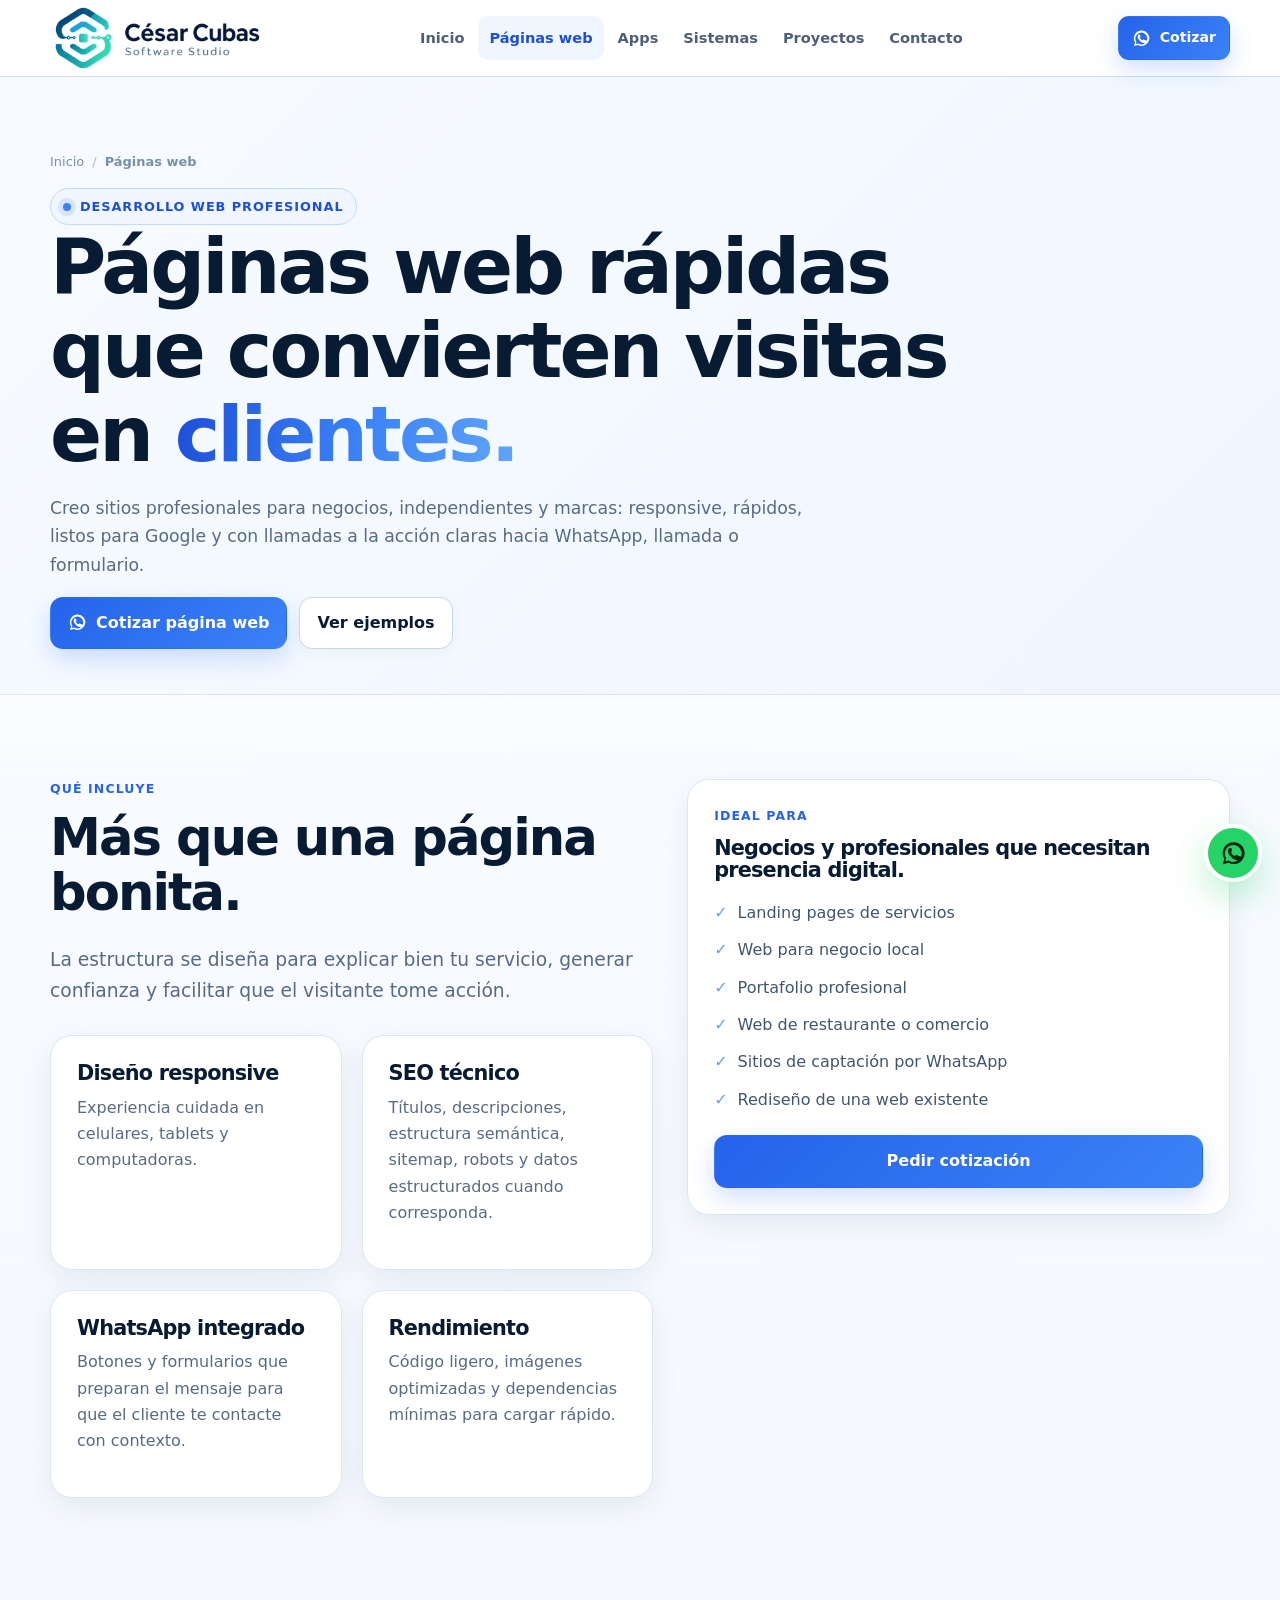
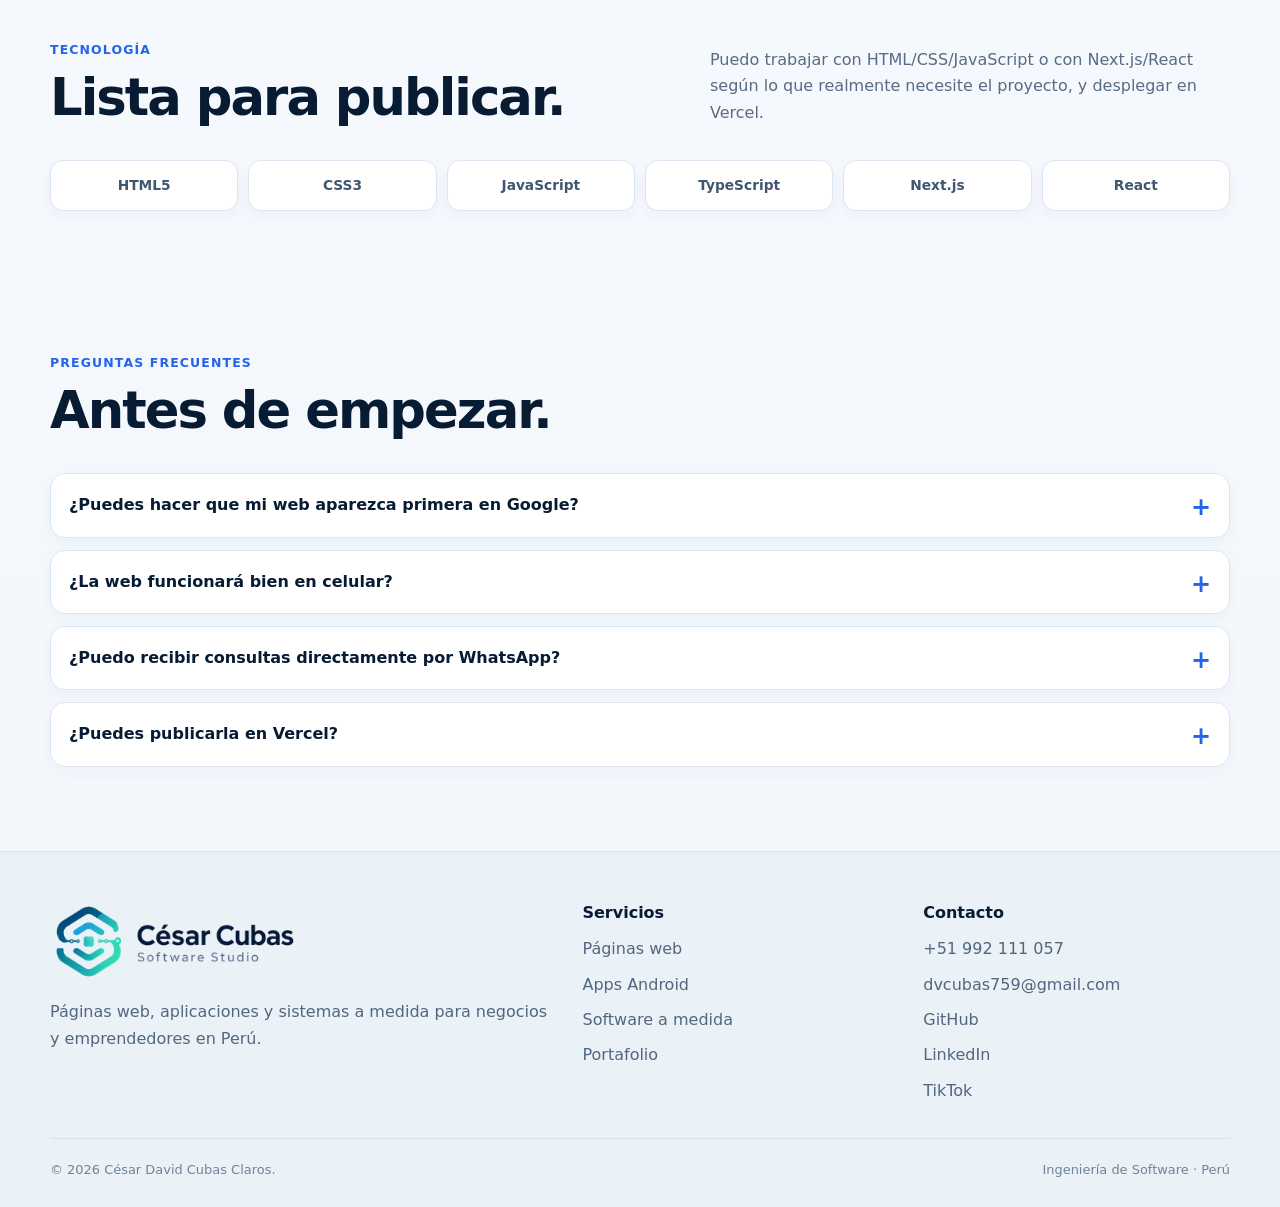
<file: desarrollo-paginas-web/index.html>
<!doctype html><html lang="es-PE"><head><meta charset="utf-8"><meta name="viewport" content="width=device-width,initial-scale=1"><title>Creación de Páginas Web Profesionales | César Cubas</title><meta name="description" content="Diseño y desarrollo de páginas web rápidas, responsive, optimizadas para Google y WhatsApp. Sitios profesionales listos para publicar en Vercel."><meta name="author" content="César David Cubas Claros"><meta name="robots" content="index,follow,max-image-preview:large,max-snippet:-1,max-video-preview:-1"><link rel="canonical" href="https://desarroladordesofwareperu.vercel.app/desarrollo-paginas-web/"><link rel="icon" href="../assets/brand/favicon.png" type="image/png" sizes="512x512"><link rel="apple-touch-icon" href="../assets/brand/favicon.png"><link rel="manifest" href="../site.webmanifest"><meta name="theme-color" content="#ffffff"><meta property="og:type" content="website"><meta property="og:locale" content="es_PE"><meta property="og:title" content="Creación de Páginas Web Profesionales | César Cubas"><meta property="og:description" content="Diseño y desarrollo de páginas web rápidas, responsive, optimizadas para Google y WhatsApp. Sitios profesionales listos para publicar en Vercel."><meta property="og:url" content="https://desarroladordesofwareperu.vercel.app/desarrollo-paginas-web/"><meta property="og:image" content="https://desarroladordesofwareperu.vercel.app/assets/brand/cesar-cubas-social.jpg"><meta name="twitter:card" content="summary_large_image"><meta name="twitter:title" content="Creación de Páginas Web Profesionales | César Cubas"><meta name="twitter:description" content="Diseño y desarrollo de páginas web rápidas, responsive, optimizadas para Google y WhatsApp. Sitios profesionales listos para publicar en Vercel."><meta name="twitter:image" content="https://desarroladordesofwareperu.vercel.app/assets/brand/cesar-cubas-social.jpg"><link rel="stylesheet" href="../assets/styles.css"><script type="application/ld+json">{"@context":"https://schema.org","@graph":[{"@type":"Person","@id":"https://desarroladordesofwareperu.vercel.app/#person","name":"César David Cubas Claros","url":"https://desarroladordesofwareperu.vercel.app","jobTitle":"Ingeniero de Software","email":"mailto:dvcubas759@gmail.com","telephone":"+51 992 111 057","sameAs":["https://github.com/cesar00934","https://www.linkedin.com/in/cesar-cubas09","https://www.tiktok.com/@cesarcubas5374"],"knowsAbout":["Desarrollo web","Next.js","React","Java","Spring Boot","Flutter","Android","Python","SQL","APIs REST","SEO técnico"]},{"@type":"WebSite","@id":"https://desarroladordesofwareperu.vercel.app/#website","url":"https://desarroladordesofwareperu.vercel.app","name":"César Cubas · Ingeniero de Software","publisher":{"@id":"https://desarroladordesofwareperu.vercel.app/#person"}}]}</script></head><body><a class="skip" href="#contenido">Saltar al contenido</a>
<header class="site-header"><div class="container nav"><a class="brand" href="../index.html" aria-label="César Cubas, inicio"><img class="brand-logo" src="../assets/brand/cesar-cubas-software-studio.png" width="640" height="214" alt="César Cubas Software Studio"></a><nav class="nav-links" aria-label="Principal"><a href="../index.html">Inicio</a><a href="../desarrollo-paginas-web/index.html" aria-current="page">Páginas web</a><a href="../desarrollo-apps-android/index.html">Apps</a><a href="../software-a-medida/index.html">Sistemas</a><a href="../portafolio/index.html">Proyectos</a><a href="../contacto/index.html">Contacto</a></nav><div class="nav-cta"><a class="btn btn-primary btn-sm" href="https://wa.me/51992111057?text=Hola%20C%C3%A9sar%2C%20quiero%20cotizar%20un%20proyecto%20de%20software." target="_blank" rel="noopener"><svg class="icon" viewBox="0 0 24 24" aria-hidden="true"><path fill="currentColor" d="M12 2a9.6 9.6 0 0 0-8.2 14.6L2.5 21.5l5-1.3A9.7 9.7 0 1 0 12 2Zm0 17.5c-1.4 0-2.8-.4-4-1.1l-.3-.2-3 .8.8-2.9-.2-.3A7.5 7.5 0 1 1 12 19.5Zm4.1-5.6c-.2-.1-1.3-.6-1.5-.7-.2-.1-.4-.1-.5.1l-.7.8c-.1.2-.3.2-.5.1-1.4-.7-2.4-1.7-3.1-3-.2-.3 0-.4.1-.5l.5-.6c.2-.2.2-.4.3-.5.1-.2 0-.4 0-.5l-.7-1.7c-.2-.5-.4-.4-.6-.4h-.5c-.2 0-.5.1-.8.4-.3.3-1 1-1 2.5s1.1 2.9 1.2 3.1c.1.2 2.1 3.3 5.2 4.5.7.3 1.3.5 1.8.6.7.2 1.4.2 1.9.1.6-.1 1.8-.8 2-1.5.2-.7.2-1.3.2-1.5-.1-.1-.2-.2-.4-.3Z"/></svg> Cotizar</a><button class="menu-btn" data-menu aria-label="Abrir menú" aria-expanded="false">☰</button></div></div></header><main id="contenido"><section class="page-hero"><div class="container"><div class="breadcrumbs"><a href="../index.html">Inicio</a><span>/</span><b>Páginas web</b></div><div class="eyebrow"><span class="dot"></span> Desarrollo web profesional</div><h1>Páginas web rápidas que convierten visitas en <span class="gradient-text">clientes.</span></h1><p>Creo sitios profesionales para negocios, independientes y marcas: responsive, rápidos, listos para Google y con llamadas a la acción claras hacia WhatsApp, llamada o formulario.</p><div class="hero-actions"><a class="btn btn-primary" href="https://wa.me/51992111057?text=Hola%20C%C3%A9sar%2C%20quiero%20cotizar%20un%20proyecto%20de%20software." target="_blank" rel="noopener"><svg class="icon" viewBox="0 0 24 24" aria-hidden="true"><path fill="currentColor" d="M12 2a9.6 9.6 0 0 0-8.2 14.6L2.5 21.5l5-1.3A9.7 9.7 0 1 0 12 2Zm0 17.5c-1.4 0-2.8-.4-4-1.1l-.3-.2-3 .8.8-2.9-.2-.3A7.5 7.5 0 1 1 12 19.5Zm4.1-5.6c-.2-.1-1.3-.6-1.5-.7-.2-.1-.4-.1-.5.1l-.7.8c-.1.2-.3.2-.5.1-1.4-.7-2.4-1.7-3.1-3-.2-.3 0-.4.1-.5l.5-.6c.2-.2.2-.4.3-.5.1-.2 0-.4 0-.5l-.7-1.7c-.2-.5-.4-.4-.6-.4h-.5c-.2 0-.5.1-.8.4-.3.3-1 1-1 2.5s1.1 2.9 1.2 3.1c.1.2 2.1 3.3 5.2 4.5.7.3 1.3.5 1.8.6.7.2 1.4.2 1.9.1.6-.1 1.8-.8 2-1.5.2-.7.2-1.3.2-1.5-.1-.1-.2-.2-.4-.3Z"/></svg> Cotizar página web</a><a class="btn btn-secondary" href="../portafolio/index.html">Ver ejemplos</a></div></div></section>
<section class="section"><div class="container two-col"><div><div class="kicker">Qué incluye</div><h2>Más que una página bonita.</h2><p class="hero-copy">La estructura se diseña para explicar bien tu servicio, generar confianza y facilitar que el visitante tome acción.</p><div class="grid-2"><article class="card"><h3>Diseño responsive</h3><p>Experiencia cuidada en celulares, tablets y computadoras.</p></article><article class="card"><h3>SEO técnico</h3><p>Títulos, descripciones, estructura semántica, sitemap, robots y datos estructurados cuando corresponda.</p></article><article class="card"><h3>WhatsApp integrado</h3><p>Botones y formularios que preparan el mensaje para que el cliente te contacte con contexto.</p></article><article class="card"><h3>Rendimiento</h3><p>Código ligero, imágenes optimizadas y dependencias mínimas para cargar rápido.</p></article></div></div><aside class="card sticky-card"><div class="kicker">Ideal para</div><h3>Negocios y profesionales que necesitan presencia digital.</h3><ul class="feature-list"><li>Landing pages de servicios</li><li>Web para negocio local</li><li>Portafolio profesional</li><li>Web de restaurante o comercio</li><li>Sitios de captación por WhatsApp</li><li>Rediseño de una web existente</li></ul><a class="btn btn-primary" style="margin-top:22px;width:100%" href="https://wa.me/51992111057?text=Hola%20C%C3%A9sar%2C%20quiero%20cotizar%20un%20proyecto%20de%20software." target="_blank" rel="noopener">Pedir cotización</a></aside></div></section>
<section class="section-tight"><div class="container"><div class="section-head"><div><div class="kicker">Tecnología</div><h2>Lista para publicar.</h2></div><p>Puedo trabajar con HTML/CSS/JavaScript o con Next.js/React según lo que realmente necesite el proyecto, y desplegar en Vercel.</p></div><div class="logo-cloud"><div class="tech">HTML5</div><div class="tech">CSS3</div><div class="tech">JavaScript</div><div class="tech">TypeScript</div><div class="tech">Next.js</div><div class="tech">React</div></div></div></section>
<section class="section"><div class="container"><div class="section-head"><div><div class="kicker">Preguntas frecuentes</div><h2>Antes de empezar.</h2></div></div><div class="faq"><details><summary>¿Puedes hacer que mi web aparezca primera en Google?</summary><p>Puedo dejarla técnicamente bien preparada para Google y trabajar contenido orientado a las búsquedas relevantes. Ningún desarrollador serio puede garantizar el puesto número 1 porque depende de competencia, autoridad, contenido, ubicación y señales externas.</p></details><details><summary>¿La web funcionará bien en celular?</summary><p>Sí. El diseño se plantea primero para una experiencia móvil clara y después se adapta a pantallas mayores.</p></details><details><summary>¿Puedo recibir consultas directamente por WhatsApp?</summary><p>Sí. Se pueden crear botones, formularios y mensajes prellenados para reducir pasos y facilitar la consulta.</p></details><details><summary>¿Puedes publicarla en Vercel?</summary><p>Sí. Puedo dejar el proyecto preparado para GitHub y Vercel, incluyendo archivos de indexación y configuración técnica.</p></details></div></div></section></main><footer class="footer"><div class="container"><div class="footer-grid"><div><a class="brand" href="../index.html"><img class="brand-logo" src="../assets/brand/cesar-cubas-software-studio.png" width="640" height="214" alt="César Cubas Software Studio"></a><p>Páginas web, aplicaciones y sistemas a medida para negocios y emprendedores en Perú.</p></div><div><div class="footer-title">Servicios</div><div class="footer-links"><a href="../desarrollo-paginas-web/index.html">Páginas web</a><a href="../desarrollo-apps-android/index.html">Apps Android</a><a href="../software-a-medida/index.html">Software a medida</a><a href="../portafolio/index.html">Portafolio</a></div></div><div><div class="footer-title">Contacto</div><div class="footer-links"><a href="tel:+51992111057">+51 992 111 057</a><a href="mailto:dvcubas759@gmail.com">dvcubas759@gmail.com</a><a href="https://github.com/cesar00934" target="_blank" rel="noopener">GitHub</a><a href="https://www.linkedin.com/in/cesar-cubas09" target="_blank" rel="noopener">LinkedIn</a><a href="https://www.tiktok.com/@cesarcubas5374" target="_blank" rel="noopener">TikTok</a></div></div></div><div class="copyright"><span>© <span data-year></span> César David Cubas Claros.</span><span>Ingeniería de Software · Perú</span></div></div></footer><a class="cta-float" href="https://wa.me/51992111057?text=Hola%20C%C3%A9sar%2C%20quiero%20cotizar%20un%20proyecto%20de%20software." target="_blank" rel="noopener" aria-label="Escribir por WhatsApp"><svg class="icon" viewBox="0 0 24 24" aria-hidden="true"><path fill="currentColor" d="M12 2a9.6 9.6 0 0 0-8.2 14.6L2.5 21.5l5-1.3A9.7 9.7 0 1 0 12 2Zm0 17.5c-1.4 0-2.8-.4-4-1.1l-.3-.2-3 .8.8-2.9-.2-.3A7.5 7.5 0 1 1 12 19.5Zm4.1-5.6c-.2-.1-1.3-.6-1.5-.7-.2-.1-.4-.1-.5.1l-.7.8c-.1.2-.3.2-.5.1-1.4-.7-2.4-1.7-3.1-3-.2-.3 0-.4.1-.5l.5-.6c.2-.2.2-.4.3-.5.1-.2 0-.4 0-.5l-.7-1.7c-.2-.5-.4-.4-.6-.4h-.5c-.2 0-.5.1-.8.4-.3.3-1 1-1 2.5s1.1 2.9 1.2 3.1c.1.2 2.1 3.3 5.2 4.5.7.3 1.3.5 1.8.6.7.2 1.4.2 1.9.1.6-.1 1.8-.8 2-1.5.2-.7.2-1.3.2-1.5-.1-.1-.2-.2-.4-.3Z"/></svg></a><script src="../assets/app.js" defer></script></body></html>
</file>
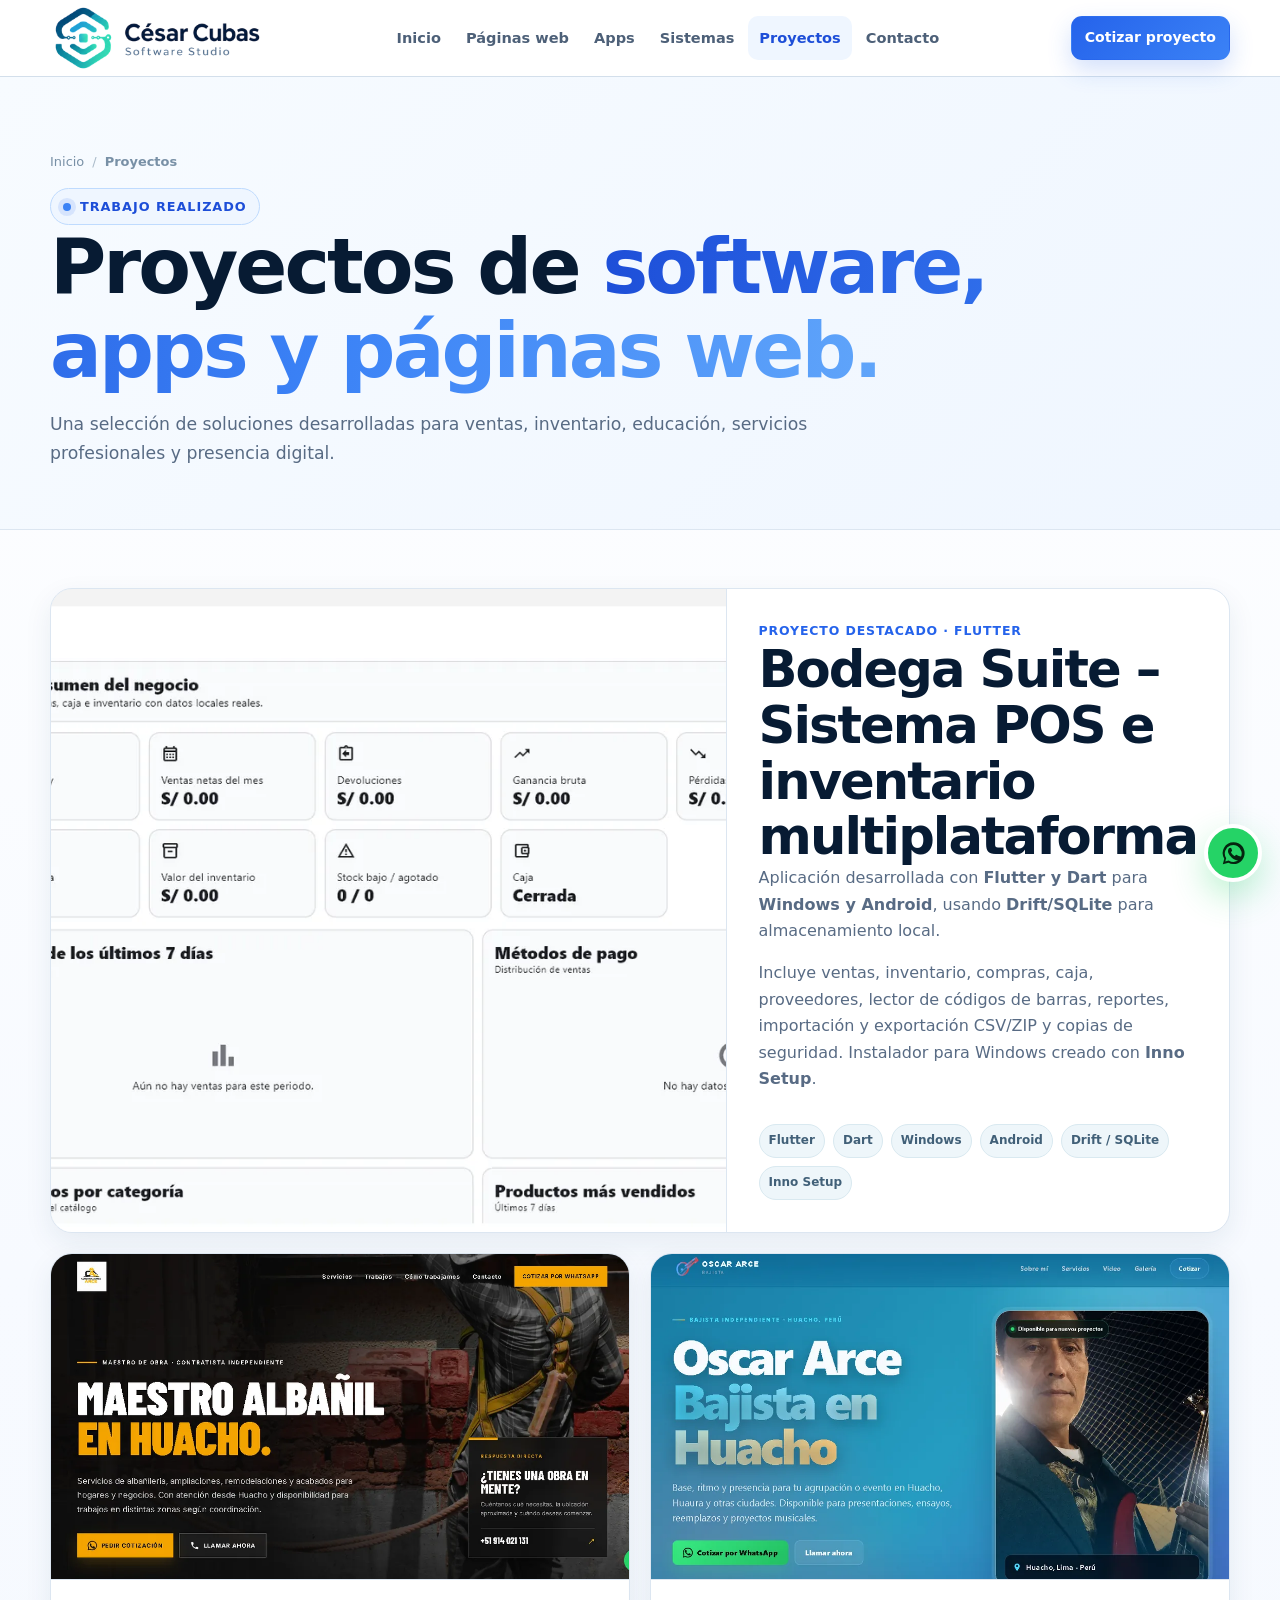
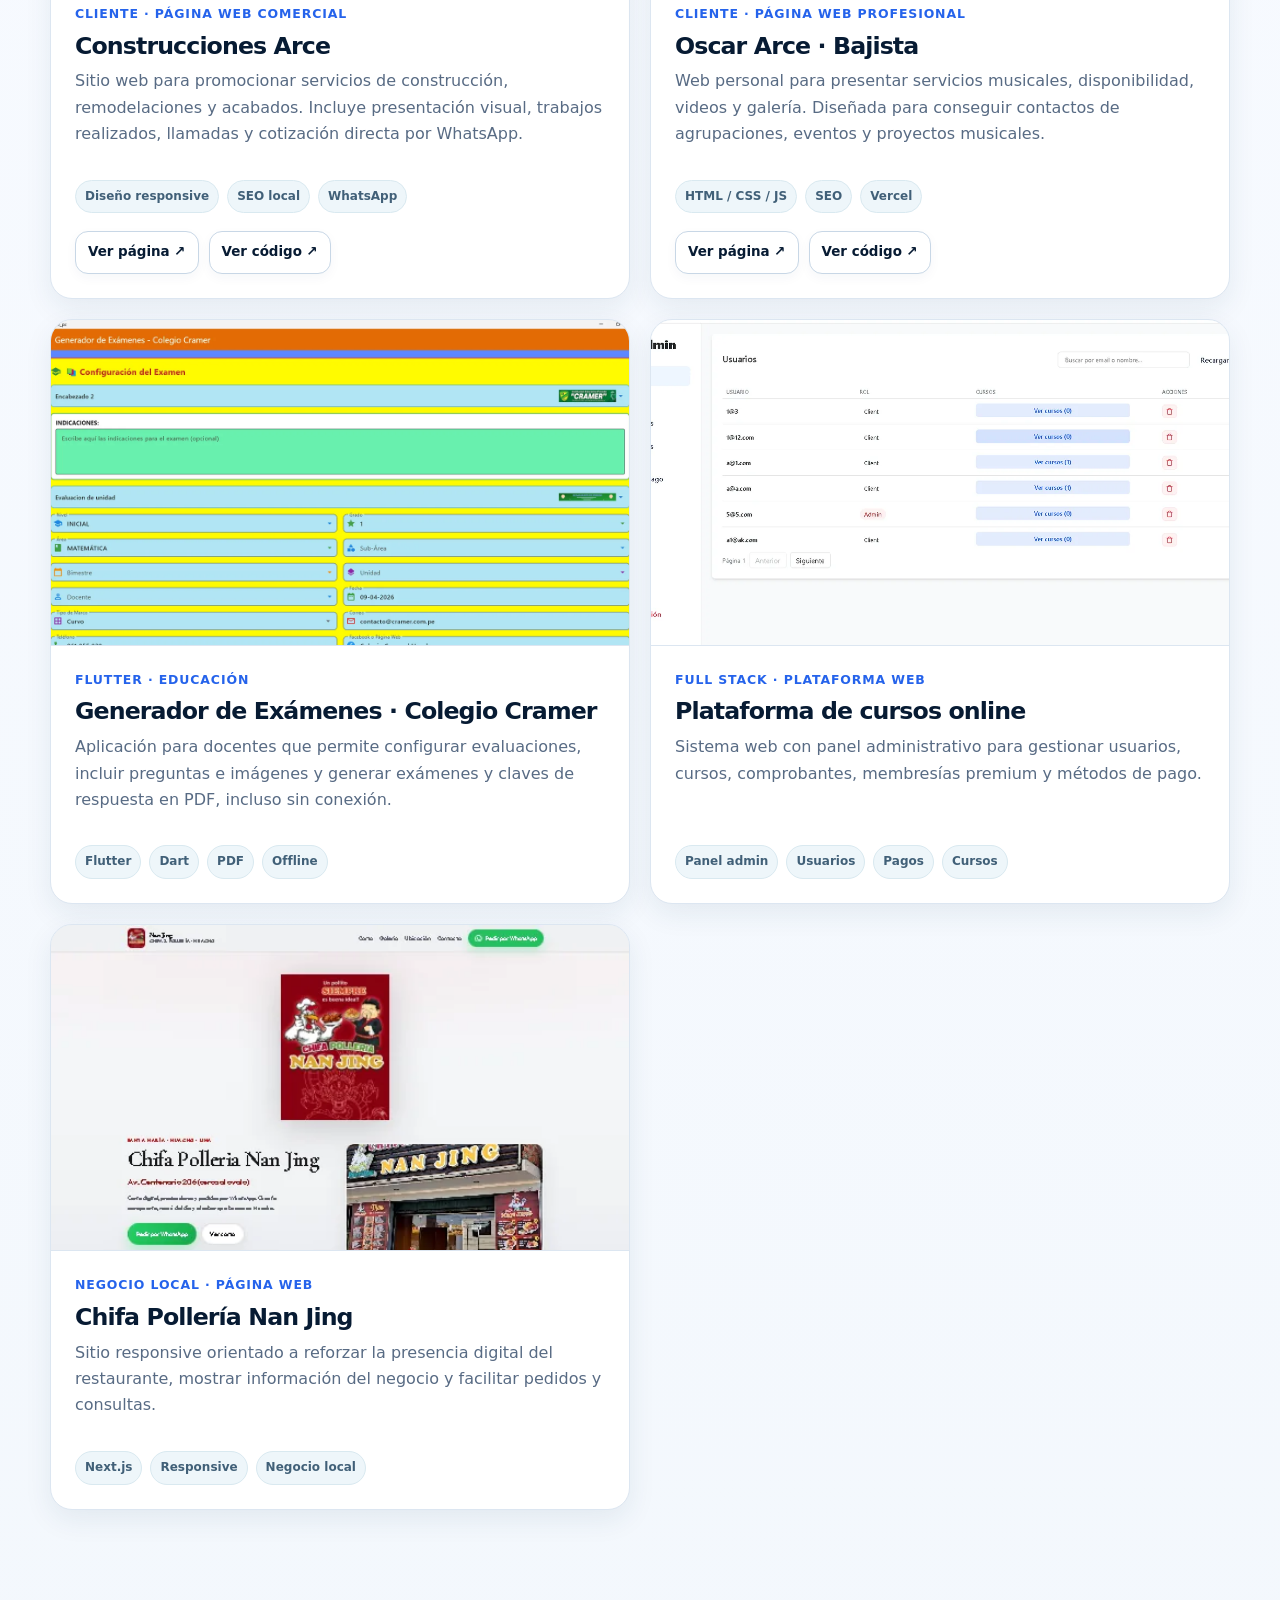
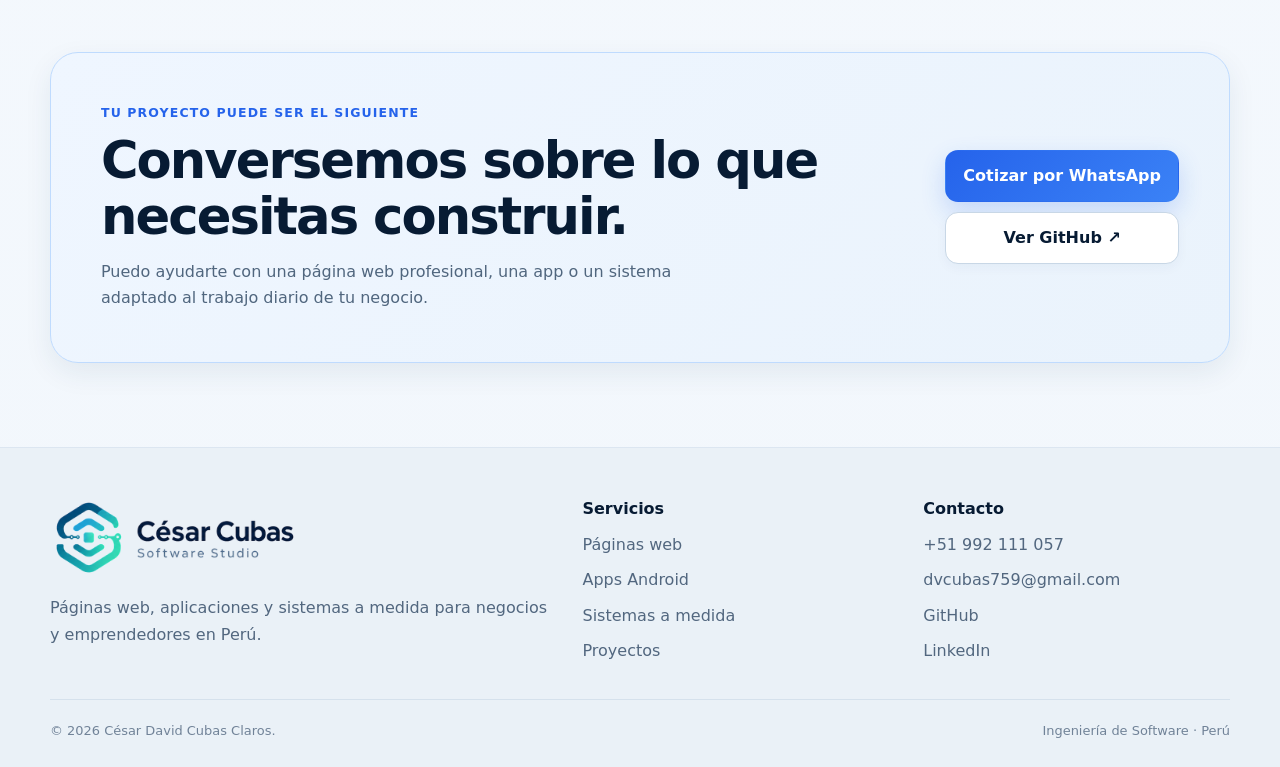
<file: portafolio/index.html>
<!doctype html>
<html lang="es-PE">
<head>
  <meta charset="utf-8">
  <meta name="viewport" content="width=device-width,initial-scale=1">
  <title>Proyectos de Software, Apps y Páginas Web | César Cubas</title>
  <meta name="description" content="Portafolio de César Cubas, Ingeniero de Software: sistema POS e inventario, páginas web profesionales, apps Flutter y plataformas Full Stack.">
  <meta name="author" content="César David Cubas Claros">
  <meta name="robots" content="index,follow,max-image-preview:large,max-snippet:-1,max-video-preview:-1">
  <link rel="canonical" href="https://desarroladordesofwareperu.vercel.app/portafolio/">
  <link rel="icon" href="../assets/brand/favicon.png" type="image/png" sizes="512x512"><link rel="apple-touch-icon" href="../assets/brand/favicon.png">
  <link rel="manifest" href="../site.webmanifest">
  <meta name="theme-color" content="#ffffff">
  <meta property="og:type" content="website"><meta property="og:locale" content="es_PE">
  <meta property="og:title" content="Proyectos de Software, Apps y Páginas Web | César Cubas">
  <meta property="og:description" content="Conoce sistemas, aplicaciones y páginas web desarrolladas para negocios y clientes reales.">
  <meta property="og:url" content="https://desarroladordesofwareperu.vercel.app/portafolio/">
  <meta property="og:image" content="https://desarroladordesofwareperu.vercel.app/assets/brand/cesar-cubas-social.jpg">
  <meta property="og:image:alt" content="Logo de César Cubas Software Studio">
  <meta name="twitter:card" content="summary_large_image"><meta name="twitter:title" content="Portafolio de Ingeniería de Software | César Cubas"><meta name="twitter:description" content="Sistemas, aplicaciones y páginas web desarrolladas por César Cubas."><meta name="twitter:image" content="https://desarroladordesofwareperu.vercel.app/assets/brand/cesar-cubas-social.jpg">
  <link rel="stylesheet" href="../assets/styles.css">
  <script type="application/ld+json">
  {
    "@context":"https://schema.org",
    "@type":"CollectionPage",
    "name":"Proyectos de Software, Apps y Páginas Web de César Cubas",
    "url":"https://desarroladordesofwareperu.vercel.app/portafolio/",
    "inLanguage":"es-PE",
    "author":{"@type":"Person","name":"César David Cubas Claros","jobTitle":"Ingeniero de Software"},
    "mainEntity":{"@type":"ItemList","itemListElement":[
      {"@type":"ListItem","position":1,"name":"Bodega Suite – Sistema POS e inventario multiplataforma"},
      {"@type":"ListItem","position":2,"name":"Página web Construcciones Arce"},
      {"@type":"ListItem","position":3,"name":"Página web Oscar Arce Bajista"},
      {"@type":"ListItem","position":4,"name":"Generador de Exámenes Colegio Cramer"},
      {"@type":"ListItem","position":5,"name":"Plataforma de cursos online"},
      {"@type":"ListItem","position":6,"name":"Página web Restaurante Nan Jing"}
    ]}
  }
  </script>
</head>
<body>
  <a class="skip" href="#contenido">Saltar al contenido</a>
  <header class="site-header"><div class="container nav"><a class="brand" href="../index.html" aria-label="César Cubas, inicio"><img class="brand-logo" src="../assets/brand/cesar-cubas-software-studio.png" width="640" height="214" alt="César Cubas Software Studio"></a><nav class="nav-links" aria-label="Principal"><a href="../index.html">Inicio</a><a href="../desarrollo-paginas-web/index.html">Páginas web</a><a href="../desarrollo-apps-android/index.html">Apps</a><a href="../software-a-medida/index.html">Sistemas</a><a href="../portafolio/index.html" aria-current="page">Proyectos</a><a href="../contacto/index.html">Contacto</a></nav><div class="nav-cta"><a class="btn btn-primary btn-sm" href="https://wa.me/51992111057?text=Hola%20C%C3%A9sar%2C%20quiero%20cotizar%20una%20p%C3%A1gina%20web%20o%20sistema." target="_blank" rel="noopener">Cotizar proyecto</a><button class="menu-btn" data-menu aria-label="Abrir menú" aria-expanded="false">☰</button></div></div></header>
  <main id="contenido">
    <section class="page-hero"><div class="container"><div class="breadcrumbs"><a href="../index.html">Inicio</a><span>/</span><b>Proyectos</b></div><div class="eyebrow"><span class="dot"></span> Trabajo realizado</div><h1>Proyectos de <span class="gradient-text">software, apps y páginas web.</span></h1><p>Una selección de soluciones desarrolladas para ventas, inventario, educación, servicios profesionales y presencia digital.</p></div></section>

    <section class="section-tight"><div class="container"><div class="grid-2">
      <article class="card project project-featured">
        <div class="project-media"><img src="../assets/proyectos/bodega-suite-dashboard.webp" width="1400" height="742" alt="Dashboard de Bodega Suite con métricas de ventas, inventario, caja y reportes"></div>
        <div class="project-content"><div class="project-top"><div class="project-meta">Proyecto destacado · Flutter</div><h2>Bodega Suite – Sistema POS e inventario multiplataforma</h2><p>Aplicación desarrollada con <strong>Flutter y Dart</strong> para <strong>Windows y Android</strong>, usando <strong>Drift/SQLite</strong> para almacenamiento local.</p><p>Incluye ventas, inventario, compras, caja, proveedores, lector de códigos de barras, reportes, importación y exportación CSV/ZIP y copias de seguridad. Instalador para Windows creado con <strong>Inno Setup</strong>.</p></div><div class="tags"><span class="tag">Flutter</span><span class="tag">Dart</span><span class="tag">Windows</span><span class="tag">Android</span><span class="tag">Drift / SQLite</span><span class="tag">Inno Setup</span></div></div>
      </article>

      <article class="card project"><div class="project-media"><img src="../assets/proyectos/web-construcciones-arce.webp" width="1400" height="642" loading="lazy" alt="Portada de la página web Construcciones Arce para servicios de albañilería en Huacho"></div><div class="project-content"><div class="project-top"><div class="project-meta">Cliente · Página web comercial</div><h3>Construcciones Arce</h3><p>Sitio web para promocionar servicios de construcción, remodelaciones y acabados. Incluye presentación visual, trabajos realizados, llamadas y cotización directa por WhatsApp.</p></div><div class="tags"><span class="tag">Diseño responsive</span><span class="tag">SEO local</span><span class="tag">WhatsApp</span></div><div class="project-links"><a class="btn btn-secondary" href="https://constructora-roli-arce.vercel.app" target="_blank" rel="noopener">Ver página ↗</a><a class="btn btn-secondary" href="https://github.com/cesar00934/web-constructora" target="_blank" rel="noopener">Ver código ↗</a></div></div></article>

      <article class="card project"><div class="project-media"><img src="../assets/proyectos/web-oscar-arce-bajista.webp" width="1400" height="632" loading="lazy" alt="Portada de la página web profesional de Oscar Arce, bajista en Huacho"></div><div class="project-content"><div class="project-top"><div class="project-meta">Cliente · Página web profesional</div><h3>Oscar Arce · Bajista</h3><p>Web personal para presentar servicios musicales, disponibilidad, videos y galería. Diseñada para conseguir contactos de agrupaciones, eventos y proyectos musicales.</p></div><div class="tags"><span class="tag">HTML / CSS / JS</span><span class="tag">SEO</span><span class="tag">Vercel</span></div><div class="project-links"><a class="btn btn-secondary" href="https://oscar-arce-bajista-huacho.vercel.app" target="_blank" rel="noopener">Ver página ↗</a><a class="btn btn-secondary" href="https://github.com/cesar00934/bajista-web" target="_blank" rel="noopener">Ver código ↗</a></div></div></article>

      <article class="card project"><div class="project-media"><img src="../assets/proyectos/app-generador-examenes-cramer.webp" width="1400" height="746" loading="lazy" alt="Aplicación generadora de exámenes para docentes del Colegio Cramer"></div><div class="project-content"><div class="project-top"><div class="project-meta">Flutter · Educación</div><h3>Generador de Exámenes · Colegio Cramer</h3><p>Aplicación para docentes que permite configurar evaluaciones, incluir preguntas e imágenes y generar exámenes y claves de respuesta en PDF, incluso sin conexión.</p></div><div class="tags"><span class="tag">Flutter</span><span class="tag">Dart</span><span class="tag">PDF</span><span class="tag">Offline</span></div></div></article>

      <article class="card project"><div class="project-media"><img src="../assets/proyectos/plataforma-cursos-panel-admin.webp" width="1400" height="649" loading="lazy" alt="Panel administrativo de usuarios, cursos y comprobantes de una plataforma educativa"></div><div class="project-content"><div class="project-top"><div class="project-meta">Full Stack · Plataforma web</div><h3>Plataforma de cursos online</h3><p>Sistema web con panel administrativo para gestionar usuarios, cursos, comprobantes, membresías premium y métodos de pago.</p></div><div class="tags"><span class="tag">Panel admin</span><span class="tag">Usuarios</span><span class="tag">Pagos</span><span class="tag">Cursos</span></div></div></article>

      <article class="card project"><div class="project-media"><img src="../assets/proyectos/web-restaurante-nan-jing.webp" width="528" height="356" loading="lazy" alt="Página web de la Chifa Pollería Nan Jing con contacto y ubicación"></div><div class="project-content"><div class="project-top"><div class="project-meta">Negocio local · Página web</div><h3>Chifa Pollería Nan Jing</h3><p>Sitio responsive orientado a reforzar la presencia digital del restaurante, mostrar información del negocio y facilitar pedidos y consultas.</p></div><div class="tags"><span class="tag">Next.js</span><span class="tag">Responsive</span><span class="tag">Negocio local</span></div></div></article>
    </div></div></section>

    <section class="section"><div class="container"><div class="quote"><div><div class="kicker">Tu proyecto puede ser el siguiente</div><h2>Conversemos sobre lo que necesitas construir.</h2><p>Puedo ayudarte con una página web profesional, una app o un sistema adaptado al trabajo diario de tu negocio.</p></div><div class="quote-actions"><a class="btn btn-primary" href="https://wa.me/51992111057?text=Hola%20C%C3%A9sar%2C%20vi%20tu%20portafolio%20y%20quiero%20cotizar%20un%20proyecto." target="_blank" rel="noopener">Cotizar por WhatsApp</a><a class="btn btn-secondary" href="https://github.com/cesar00934" target="_blank" rel="noopener">Ver GitHub ↗</a></div></div></div></section>
  </main>
  <footer class="footer"><div class="container"><div class="footer-grid"><div><a class="brand" href="../index.html"><img class="brand-logo" src="../assets/brand/cesar-cubas-software-studio.png" width="640" height="214" alt="César Cubas Software Studio"></a><p>Páginas web, aplicaciones y sistemas a medida para negocios y emprendedores en Perú.</p></div><div><div class="footer-title">Servicios</div><div class="footer-links"><a href="../desarrollo-paginas-web/index.html">Páginas web</a><a href="../desarrollo-apps-android/index.html">Apps Android</a><a href="../software-a-medida/index.html">Sistemas a medida</a><a href="../portafolio/index.html">Proyectos</a></div></div><div><div class="footer-title">Contacto</div><div class="footer-links"><a href="tel:+51992111057">+51 992 111 057</a><a href="mailto:dvcubas759@gmail.com">dvcubas759@gmail.com</a><a href="https://github.com/cesar00934" target="_blank" rel="noopener">GitHub</a><a href="https://www.linkedin.com/in/cesar-cubas09" target="_blank" rel="noopener">LinkedIn</a></div></div></div><div class="copyright"><span>© <span data-year></span> César David Cubas Claros.</span><span>Ingeniería de Software · Perú</span></div></div></footer>
  <a class="cta-float" href="https://wa.me/51992111057?text=Hola%20C%C3%A9sar%2C%20vi%20tu%20portafolio%20y%20quiero%20cotizar%20un%20proyecto." target="_blank" rel="noopener" aria-label="Cotizar proyecto por WhatsApp"><svg viewBox="0 0 24 24" aria-hidden="true"><path fill="currentColor" d="M12 2a9.6 9.6 0 0 0-8.2 14.6L2.5 21.5l5-1.3A9.7 9.7 0 1 0 12 2Zm0 17.5c-1.4 0-2.8-.4-4-1.1l-.3-.2-3 .8.8-2.9-.2-.3A7.5 7.5 0 1 1 12 19.5Zm4.1-5.6c-.2-.1-1.3-.6-1.5-.7-.2-.1-.4-.1-.5.1l-.7.8c-.1.2-.3.2-.5.1-1.4-.7-2.4-1.7-3.1-3-.2-.3 0-.4.1-.5l.5-.6c.2-.2.2-.4.3-.5.1-.2 0-.4 0-.5l-.7-1.7c-.2-.5-.4-.4-.6-.4h-.5c-.2 0-.5.1-.8.4-.3.3-1 1-1 2.5s1.1 2.9 1.2 3.1c.1.2 2.1 3.3 5.2 4.5.7.3 1.3.5 1.8.6.7.2 1.4.2 1.9.1.6-.1 1.8-.8 2-1.5.2-.7.2-1.3.2-1.5-.1-.1-.2-.2-.4-.3Z"/></svg></a>
  <script src="../assets/app.js" defer></script>
</body>
</html>
</file>
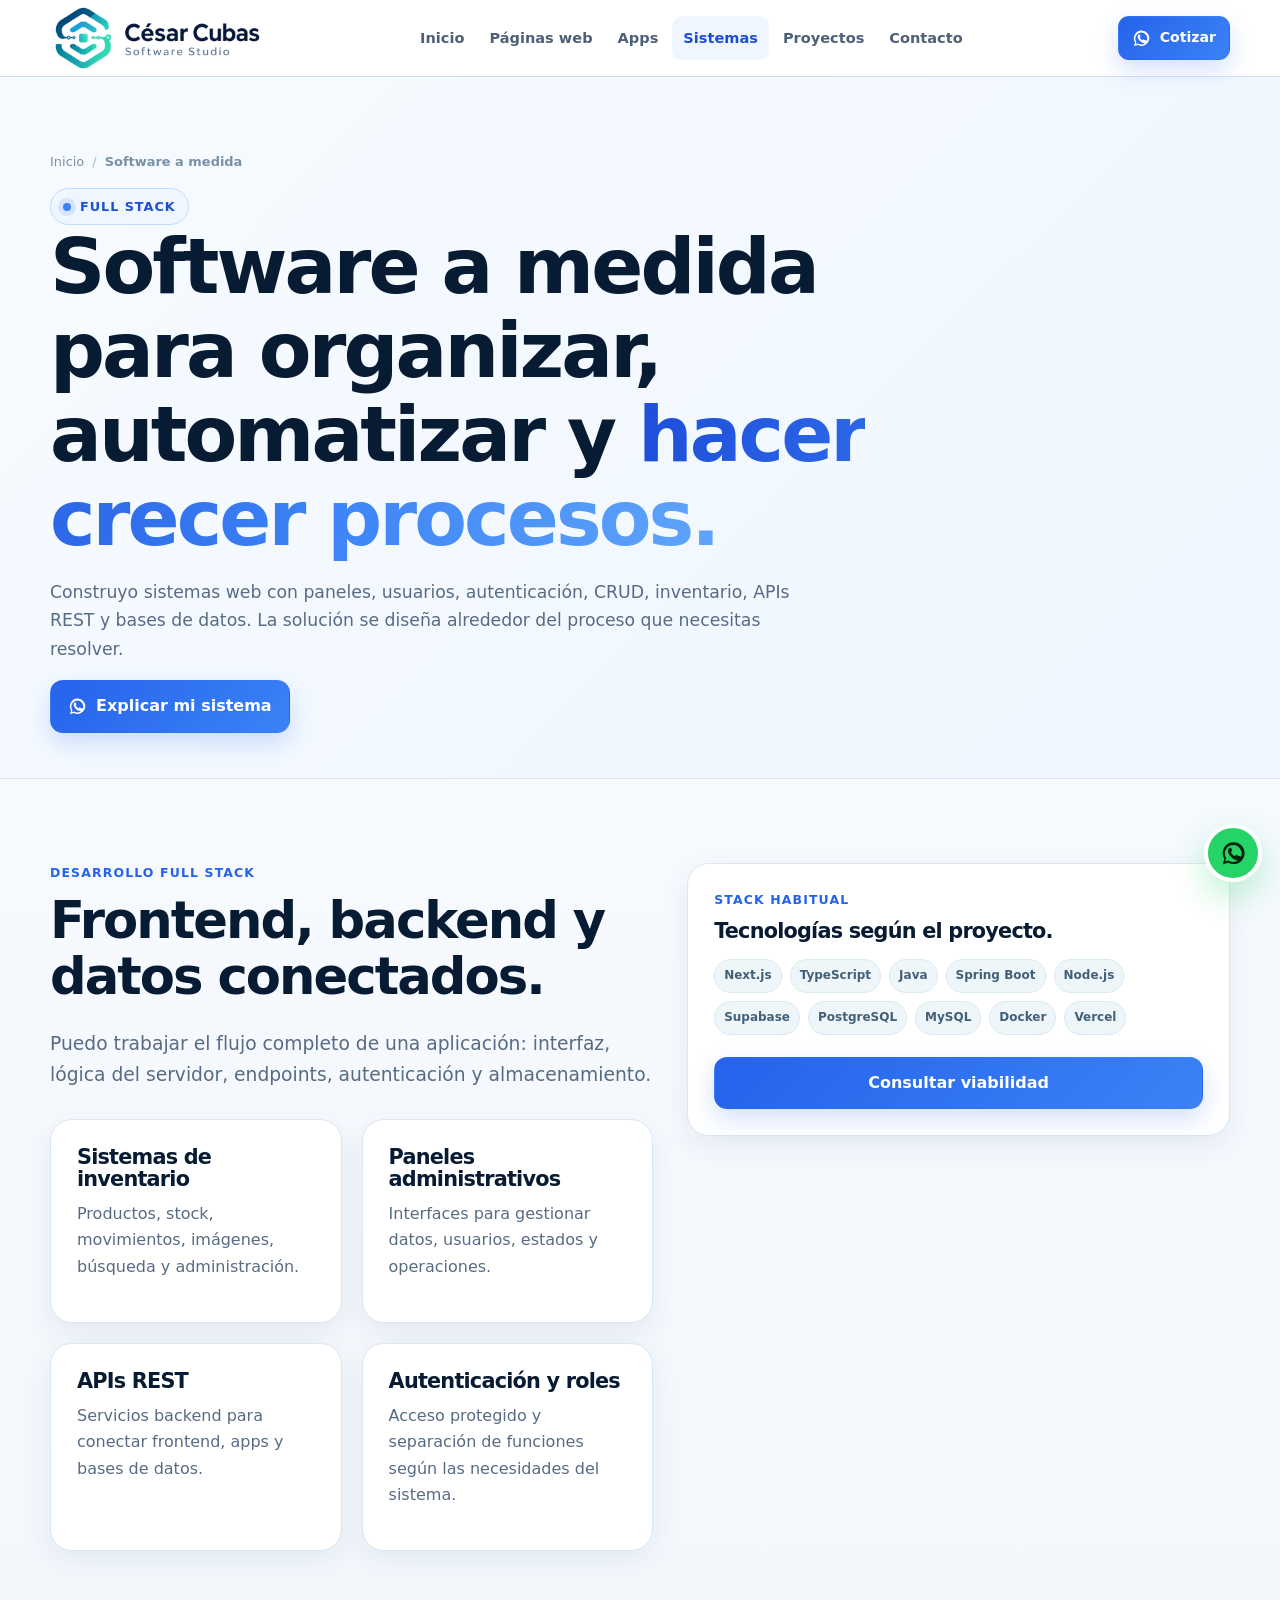
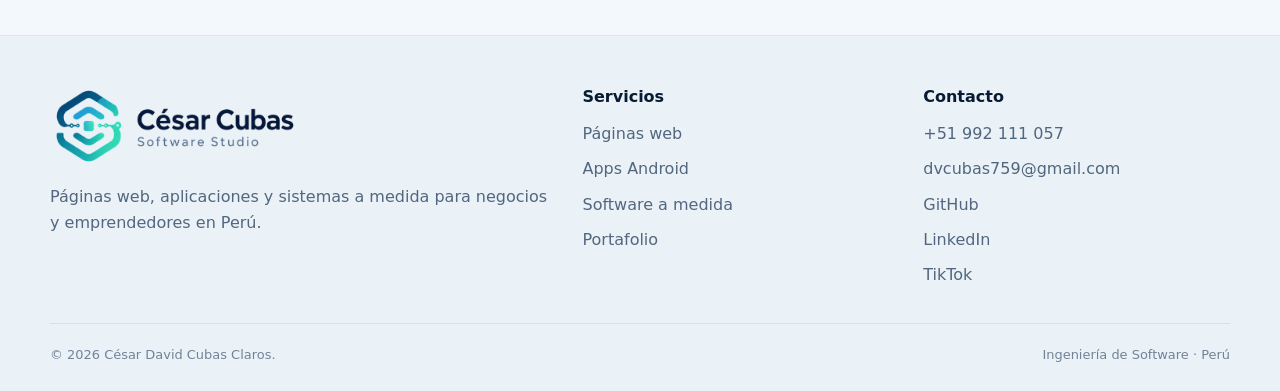
<file: software-a-medida/index.html>
<!doctype html><html lang="es-PE"><head><meta charset="utf-8"><meta name="viewport" content="width=device-width,initial-scale=1"><title>Software a Medida y Sistemas Web | César Cubas</title><meta name="description" content="Desarrollo de sistemas web, inventarios, paneles administrativos, APIs REST, autenticación y bases de datos con tecnologías Full Stack."><meta name="author" content="César David Cubas Claros"><meta name="robots" content="index,follow,max-image-preview:large,max-snippet:-1,max-video-preview:-1"><link rel="canonical" href="https://desarroladordesofwareperu.vercel.app/software-a-medida/"><link rel="icon" href="../assets/brand/favicon.png" type="image/png" sizes="512x512"><link rel="apple-touch-icon" href="../assets/brand/favicon.png"><link rel="manifest" href="../site.webmanifest"><meta name="theme-color" content="#ffffff"><meta property="og:type" content="website"><meta property="og:locale" content="es_PE"><meta property="og:title" content="Software a Medida y Sistemas Web | César Cubas"><meta property="og:description" content="Desarrollo de sistemas web, inventarios, paneles administrativos, APIs REST, autenticación y bases de datos con tecnologías Full Stack."><meta property="og:url" content="https://desarroladordesofwareperu.vercel.app/software-a-medida/"><meta property="og:image" content="https://desarroladordesofwareperu.vercel.app/assets/brand/cesar-cubas-social.jpg"><meta name="twitter:card" content="summary_large_image"><meta name="twitter:title" content="Software a Medida y Sistemas Web | César Cubas"><meta name="twitter:description" content="Desarrollo de sistemas web, inventarios, paneles administrativos, APIs REST, autenticación y bases de datos con tecnologías Full Stack."><meta name="twitter:image" content="https://desarroladordesofwareperu.vercel.app/assets/brand/cesar-cubas-social.jpg"><link rel="stylesheet" href="../assets/styles.css"><script type="application/ld+json">{"@context":"https://schema.org","@graph":[{"@type":"Person","@id":"https://desarroladordesofwareperu.vercel.app/#person","name":"César David Cubas Claros","url":"https://desarroladordesofwareperu.vercel.app","jobTitle":"Ingeniero de Software","email":"mailto:dvcubas759@gmail.com","telephone":"+51 992 111 057","sameAs":["https://github.com/cesar00934","https://www.linkedin.com/in/cesar-cubas09","https://www.tiktok.com/@cesarcubas5374"],"knowsAbout":["Desarrollo web","Next.js","React","Java","Spring Boot","Flutter","Android","Python","SQL","APIs REST","SEO técnico"]},{"@type":"WebSite","@id":"https://desarroladordesofwareperu.vercel.app/#website","url":"https://desarroladordesofwareperu.vercel.app","name":"César Cubas · Ingeniero de Software","publisher":{"@id":"https://desarroladordesofwareperu.vercel.app/#person"}}]}</script></head><body><a class="skip" href="#contenido">Saltar al contenido</a>
<header class="site-header"><div class="container nav"><a class="brand" href="../index.html" aria-label="César Cubas, inicio"><img class="brand-logo" src="../assets/brand/cesar-cubas-software-studio.png" width="640" height="214" alt="César Cubas Software Studio"></a><nav class="nav-links" aria-label="Principal"><a href="../index.html">Inicio</a><a href="../desarrollo-paginas-web/index.html">Páginas web</a><a href="../desarrollo-apps-android/index.html">Apps</a><a href="../software-a-medida/index.html" aria-current="page">Sistemas</a><a href="../portafolio/index.html">Proyectos</a><a href="../contacto/index.html">Contacto</a></nav><div class="nav-cta"><a class="btn btn-primary btn-sm" href="https://wa.me/51992111057?text=Hola%20C%C3%A9sar%2C%20quiero%20cotizar%20un%20proyecto%20de%20software." target="_blank" rel="noopener"><svg class="icon" viewBox="0 0 24 24" aria-hidden="true"><path fill="currentColor" d="M12 2a9.6 9.6 0 0 0-8.2 14.6L2.5 21.5l5-1.3A9.7 9.7 0 1 0 12 2Zm0 17.5c-1.4 0-2.8-.4-4-1.1l-.3-.2-3 .8.8-2.9-.2-.3A7.5 7.5 0 1 1 12 19.5Zm4.1-5.6c-.2-.1-1.3-.6-1.5-.7-.2-.1-.4-.1-.5.1l-.7.8c-.1.2-.3.2-.5.1-1.4-.7-2.4-1.7-3.1-3-.2-.3 0-.4.1-.5l.5-.6c.2-.2.2-.4.3-.5.1-.2 0-.4 0-.5l-.7-1.7c-.2-.5-.4-.4-.6-.4h-.5c-.2 0-.5.1-.8.4-.3.3-1 1-1 2.5s1.1 2.9 1.2 3.1c.1.2 2.1 3.3 5.2 4.5.7.3 1.3.5 1.8.6.7.2 1.4.2 1.9.1.6-.1 1.8-.8 2-1.5.2-.7.2-1.3.2-1.5-.1-.1-.2-.2-.4-.3Z"/></svg> Cotizar</a><button class="menu-btn" data-menu aria-label="Abrir menú" aria-expanded="false">☰</button></div></div></header><main id="contenido"><section class="page-hero"><div class="container"><div class="breadcrumbs"><a href="../index.html">Inicio</a><span>/</span><b>Software a medida</b></div><div class="eyebrow"><span class="dot"></span> Full Stack</div><h1>Software a medida para organizar, automatizar y <span class="gradient-text">hacer crecer procesos.</span></h1><p>Construyo sistemas web con paneles, usuarios, autenticación, CRUD, inventario, APIs REST y bases de datos. La solución se diseña alrededor del proceso que necesitas resolver.</p><div class="hero-actions"><a class="btn btn-primary" href="https://wa.me/51992111057?text=Hola%20C%C3%A9sar%2C%20quiero%20cotizar%20un%20proyecto%20de%20software." target="_blank" rel="noopener"><svg class="icon" viewBox="0 0 24 24" aria-hidden="true"><path fill="currentColor" d="M12 2a9.6 9.6 0 0 0-8.2 14.6L2.5 21.5l5-1.3A9.7 9.7 0 1 0 12 2Zm0 17.5c-1.4 0-2.8-.4-4-1.1l-.3-.2-3 .8.8-2.9-.2-.3A7.5 7.5 0 1 1 12 19.5Zm4.1-5.6c-.2-.1-1.3-.6-1.5-.7-.2-.1-.4-.1-.5.1l-.7.8c-.1.2-.3.2-.5.1-1.4-.7-2.4-1.7-3.1-3-.2-.3 0-.4.1-.5l.5-.6c.2-.2.2-.4.3-.5.1-.2 0-.4 0-.5l-.7-1.7c-.2-.5-.4-.4-.6-.4h-.5c-.2 0-.5.1-.8.4-.3.3-1 1-1 2.5s1.1 2.9 1.2 3.1c.1.2 2.1 3.3 5.2 4.5.7.3 1.3.5 1.8.6.7.2 1.4.2 1.9.1.6-.1 1.8-.8 2-1.5.2-.7.2-1.3.2-1.5-.1-.1-.2-.2-.4-.3Z"/></svg> Explicar mi sistema</a></div></div></section>
<section class="section"><div class="container two-col"><div><div class="kicker">Desarrollo Full Stack</div><h2>Frontend, backend y datos conectados.</h2><p class="hero-copy">Puedo trabajar el flujo completo de una aplicación: interfaz, lógica del servidor, endpoints, autenticación y almacenamiento.</p><div class="grid-2"><article class="card"><h3>Sistemas de inventario</h3><p>Productos, stock, movimientos, imágenes, búsqueda y administración.</p></article><article class="card"><h3>Paneles administrativos</h3><p>Interfaces para gestionar datos, usuarios, estados y operaciones.</p></article><article class="card"><h3>APIs REST</h3><p>Servicios backend para conectar frontend, apps y bases de datos.</p></article><article class="card"><h3>Autenticación y roles</h3><p>Acceso protegido y separación de funciones según las necesidades del sistema.</p></article></div></div><aside class="card sticky-card"><div class="kicker">Stack habitual</div><h3>Tecnologías según el proyecto.</h3><div class="tags"><span class="tag">Next.js</span><span class="tag">TypeScript</span><span class="tag">Java</span><span class="tag">Spring Boot</span><span class="tag">Node.js</span><span class="tag">Supabase</span><span class="tag">PostgreSQL</span><span class="tag">MySQL</span><span class="tag">Docker</span><span class="tag">Vercel</span></div><a class="btn btn-primary" style="margin-top:22px;width:100%" href="https://wa.me/51992111057?text=Hola%20C%C3%A9sar%2C%20quiero%20cotizar%20un%20proyecto%20de%20software." target="_blank" rel="noopener">Consultar viabilidad</a></aside></div></section></main><footer class="footer"><div class="container"><div class="footer-grid"><div><a class="brand" href="../index.html"><img class="brand-logo" src="../assets/brand/cesar-cubas-software-studio.png" width="640" height="214" alt="César Cubas Software Studio"></a><p>Páginas web, aplicaciones y sistemas a medida para negocios y emprendedores en Perú.</p></div><div><div class="footer-title">Servicios</div><div class="footer-links"><a href="../desarrollo-paginas-web/index.html">Páginas web</a><a href="../desarrollo-apps-android/index.html">Apps Android</a><a href="../software-a-medida/index.html">Software a medida</a><a href="../portafolio/index.html">Portafolio</a></div></div><div><div class="footer-title">Contacto</div><div class="footer-links"><a href="tel:+51992111057">+51 992 111 057</a><a href="mailto:dvcubas759@gmail.com">dvcubas759@gmail.com</a><a href="https://github.com/cesar00934" target="_blank" rel="noopener">GitHub</a><a href="https://www.linkedin.com/in/cesar-cubas09" target="_blank" rel="noopener">LinkedIn</a><a href="https://www.tiktok.com/@cesarcubas5374" target="_blank" rel="noopener">TikTok</a></div></div></div><div class="copyright"><span>© <span data-year></span> César David Cubas Claros.</span><span>Ingeniería de Software · Perú</span></div></div></footer><a class="cta-float" href="https://wa.me/51992111057?text=Hola%20C%C3%A9sar%2C%20quiero%20cotizar%20un%20proyecto%20de%20software." target="_blank" rel="noopener" aria-label="Escribir por WhatsApp"><svg class="icon" viewBox="0 0 24 24" aria-hidden="true"><path fill="currentColor" d="M12 2a9.6 9.6 0 0 0-8.2 14.6L2.5 21.5l5-1.3A9.7 9.7 0 1 0 12 2Zm0 17.5c-1.4 0-2.8-.4-4-1.1l-.3-.2-3 .8.8-2.9-.2-.3A7.5 7.5 0 1 1 12 19.5Zm4.1-5.6c-.2-.1-1.3-.6-1.5-.7-.2-.1-.4-.1-.5.1l-.7.8c-.1.2-.3.2-.5.1-1.4-.7-2.4-1.7-3.1-3-.2-.3 0-.4.1-.5l.5-.6c.2-.2.2-.4.3-.5.1-.2 0-.4 0-.5l-.7-1.7c-.2-.5-.4-.4-.6-.4h-.5c-.2 0-.5.1-.8.4-.3.3-1 1-1 2.5s1.1 2.9 1.2 3.1c.1.2 2.1 3.3 5.2 4.5.7.3 1.3.5 1.8.6.7.2 1.4.2 1.9.1.6-.1 1.8-.8 2-1.5.2-.7.2-1.3.2-1.5-.1-.1-.2-.2-.4-.3Z"/></svg></a><script src="../assets/app.js" defer></script></body></html>
</file>
<file: assets/styles.css>
:root{
  --bg:#f5f8fc;--bg-soft:#edf4fb;--panel:#ffffff;--panel-2:#f8fbff;--text:#12233f;--heading:#071b33;
  --muted:#586b84;--brand:#2563eb;--brand-dark:#1d4ed8;--brand-2:#60a5fa;--accent:#eff6ff;
  --line:#dce6f1;--line-strong:#c8d7e6;--shadow:0 20px 50px rgba(26,61,91,.10);
  --shadow-sm:0 10px 28px rgba(26,61,91,.08);--radius:22px;--radius-sm:14px;--max:1180px;
}
*{box-sizing:border-box}
html{scroll-behavior:smooth}
body{margin:0;background:linear-gradient(180deg,#fff 0,#f7faff 32%,#f2f7fc 100%);color:var(--text);font-family:Inter,ui-sans-serif,system-ui,-apple-system,BlinkMacSystemFont,"Segoe UI",sans-serif;line-height:1.65;-webkit-font-smoothing:antialiased}
img,svg{max-width:100%;display:block}
img{height:auto}
a{color:inherit;text-decoration:none}
button,input,textarea,select{font:inherit}
button{cursor:pointer}
.container{width:min(calc(100% - 40px),var(--max));margin-inline:auto}
.skip{position:absolute;left:-9999px;top:auto}.skip:focus{left:12px;top:12px;z-index:999;background:#fff;color:#111;padding:10px 14px;border-radius:10px;box-shadow:var(--shadow)}
.site-header{position:sticky;top:0;z-index:100;background:rgba(255,255,255,.9);backdrop-filter:blur(18px);border-bottom:1px solid rgba(200,215,230,.8)}
.nav{min-height:76px;display:flex;align-items:center;justify-content:space-between;gap:20px}
.brand{display:flex;align-items:center;color:var(--heading)}.brand-logo{display:block;width:215px;height:auto}.footer .brand-logo{width:250px}
.nav-links{display:flex;align-items:center;gap:3px}.nav-links a{padding:10px 11px;border-radius:10px;color:#4d6078;font-size:.91rem;font-weight:700}.nav-links a:hover,.nav-links a[aria-current="page"]{color:var(--brand-dark);background:#eff6ff}
.nav-cta{display:flex;align-items:center;gap:8px}
.btn{display:inline-flex;align-items:center;justify-content:center;gap:9px;border:1px solid transparent;border-radius:13px;padding:12px 17px;font-weight:800;transition:transform .2s ease,box-shadow .2s ease,background .2s ease}
.btn:hover{transform:translateY(-2px)}
.btn-primary{background:linear-gradient(135deg,var(--brand),#3b82f6);color:#fff;box-shadow:0 10px 25px rgba(37,99,235,.20)}
.btn-primary:hover{box-shadow:0 14px 30px rgba(37,99,235,.27)}
.btn-secondary{border-color:var(--line-strong);background:#fff;color:var(--heading);box-shadow:0 4px 12px rgba(26,61,91,.04)}
.btn-secondary:hover{border-color:#93c5fd;background:#f8fbff}
.btn-ghost{color:var(--muted);padding-inline:10px}.btn-sm{padding:9px 13px;border-radius:11px;font-size:.88rem}.icon{width:19px;height:19px;flex:0 0 19px}
.menu-btn{display:none;background:#fff;border:1px solid var(--line-strong);color:var(--heading);border-radius:11px;width:44px;height:44px;place-items:center}
.hero{position:relative;padding:92px 0 76px;overflow:hidden}
.hero:before{content:"";position:absolute;width:650px;height:650px;border-radius:50%;background:radial-gradient(circle,rgba(37,99,235,.12),transparent 68%);right:-240px;top:-270px;pointer-events:none}
.hero-grid{display:grid;grid-template-columns:1.02fr .98fr;gap:58px;align-items:center;position:relative}
.eyebrow{display:inline-flex;align-items:center;gap:9px;border:1px solid #bfdbfe;background:#eff6ff;color:#1d4ed8;padding:7px 12px;border-radius:999px;font-size:.8rem;font-weight:850;text-transform:uppercase;letter-spacing:.075em}
.dot{width:8px;height:8px;border-radius:50%;background:#3b82f6;box-shadow:0 0 0 5px rgba(37,99,235,.12)}
h1,h2,h3{line-height:1.09;letter-spacing:-.038em;margin:0;color:var(--heading)}
h1{font-size:clamp(2.7rem,6vw,5.15rem);max-width:900px}
h2{font-size:clamp(2rem,4vw,3.2rem)}
.hero h1 span,.gradient-text{background:linear-gradient(100deg,var(--brand-dark),#3b82f6 54%,var(--brand-2));-webkit-background-clip:text;background-clip:text;color:transparent}
.hero-copy{font-size:clamp(1rem,2vw,1.17rem);color:var(--muted);max-width:700px;margin:24px 0 28px}
.hero-actions{display:flex;flex-wrap:wrap;gap:12px}.trust-row{display:flex;flex-wrap:wrap;gap:15px;margin-top:28px;color:#41566f;font-size:.9rem}.trust-item{display:flex;align-items:center;gap:8px}.check{width:21px;height:21px;border-radius:50%;display:grid;place-items:center;background:#dbeafe;color:#1d4ed8;font-style:normal;font-size:.76rem;font-weight:900}
.hero-showcase{position:relative;background:#fff;border:1px solid var(--line);border-radius:28px;padding:10px;box-shadow:var(--shadow);transform:rotate(.5deg)}
.hero-showcase:after{content:"";position:absolute;inset:18px -14px -14px 18px;border-radius:28px;background:linear-gradient(135deg,#dbeafe,#ddebfa);z-index:-1}
.hero-showcase img{width:100%;aspect-ratio:1400/742;object-fit:cover;object-position:left top;border-radius:20px;border:1px solid #e7edf4}
.showcase-caption{display:flex;justify-content:space-between;gap:15px;align-items:center;padding:15px 10px 7px}.showcase-caption strong{color:var(--heading)}.showcase-caption span{color:var(--muted);font-size:.82rem}
.code-card{position:relative;background:#fff;border:1px solid var(--line);border-radius:28px;padding:24px;box-shadow:var(--shadow);overflow:hidden}.window-dots{display:flex;gap:7px;margin-bottom:22px}.window-dots i{width:10px;height:10px;border-radius:50%;background:#cbd6e3}.window-dots i:first-child{background:#ff8994}.window-dots i:nth-child(2){background:#ffd166}.window-dots i:nth-child(3){background:#60a5fa}.code-line{height:11px;border-radius:999px;background:#e8eef5;margin:13px 0}.code-line.w80{width:80%}.code-line.w60{width:60%}.code-line.w45{width:45%}.code-line.brand{background:linear-gradient(90deg,rgba(37,99,235,.65),rgba(96,165,250,.45))}.mini-grid{display:grid;grid-template-columns:repeat(2,1fr);gap:12px;margin-top:22px}.mini-stat{padding:16px;border-radius:15px;background:#f5f9fd;border:1px solid var(--line)}.mini-stat b{font-size:1.22rem;display:block;color:var(--heading)}.mini-stat span{color:var(--muted);font-size:.82rem}
.section{padding:84px 0}.section-tight{padding:58px 0}.section-alt{background:#edf4fa;border-block:1px solid #e0eaf3}
.section-head{display:flex;justify-content:space-between;gap:28px;align-items:end;margin-bottom:34px}.section-head h2{max-width:720px}.section-head p{color:var(--muted);max-width:520px;margin:0}.kicker{color:var(--brand);font-weight:850;text-transform:uppercase;letter-spacing:.09em;font-size:.78rem;margin-bottom:10px}
.grid-3{display:grid;grid-template-columns:repeat(3,1fr);gap:20px}.grid-2{display:grid;grid-template-columns:repeat(2,1fr);gap:20px}
.card{background:var(--panel);border:1px solid var(--line);border-radius:var(--radius);padding:26px;box-shadow:var(--shadow-sm);transition:transform .22s ease,border-color .22s ease,box-shadow .22s ease}.card:hover{transform:translateY(-4px);border-color:#93c5fd;box-shadow:var(--shadow)}
.card-icon{width:49px;height:49px;border-radius:15px;display:grid;place-items:center;background:linear-gradient(135deg,#eff6ff,#e5f0fb);border:1px solid #dbeafe;margin-bottom:18px;color:var(--brand)}.card h3{font-size:1.3rem;margin-bottom:10px}.card p{color:var(--muted);margin:0 0 16px}.card-link{display:inline-flex;align-items:center;gap:7px;color:var(--brand-dark);font-weight:850;font-size:.93rem}.tags{display:flex;flex-wrap:wrap;gap:8px;margin-top:16px}.tag{font-size:.75rem;color:#416078;background:#eef6fa;border:1px solid #d9e9f0;border-radius:999px;padding:6px 9px;font-weight:700}
.project{position:relative;display:flex;flex-direction:column;overflow:hidden;padding:0}.project:hover{transform:translateY(-4px)}.project-content{padding:24px;display:flex;flex:1;flex-direction:column}.project-top{flex:1}.project-bottom{margin-top:auto}.project-meta{color:var(--brand);font-weight:850;font-size:.78rem;text-transform:uppercase;letter-spacing:.07em}.project h3{font-size:1.48rem;margin:9px 0}.project-links{display:flex;flex-wrap:wrap;gap:10px;margin-top:18px}.project .btn{font-size:.84rem;padding:9px 12px}
.project-media{position:relative;background:#dfeaf3;overflow:hidden;border-bottom:1px solid var(--line)}.project-media img{width:100%;aspect-ratio:16/9;object-fit:cover;object-position:top;transition:transform .45s ease}.project:hover .project-media img{transform:scale(1.025)}
.project-featured{grid-column:1/-1;display:grid;grid-template-columns:1.18fr .82fr}.project-featured .project-media{border-bottom:0;border-right:1px solid var(--line)}.project-featured .project-media img{height:100%;min-height:390px;aspect-ratio:auto}.project-featured .project-content{padding:32px}
.project-gallery{display:grid;grid-template-columns:1fr 1fr;margin:0;background:#dfeaf3}.project-gallery img{width:100%;height:100%;min-height:300px;object-fit:cover;object-position:top}.project-gallery img+img{border-left:1px solid var(--line)}
.logo-cloud{display:grid;grid-template-columns:repeat(6,1fr);gap:10px}.tech{border:1px solid var(--line);background:#fff;border-radius:13px;padding:13px 10px;text-align:center;color:#41566f;font-weight:780;font-size:.86rem;box-shadow:0 5px 14px rgba(26,61,91,.04)}
.process{counter-reset:step}.step{position:relative;padding-left:72px}.step:before{counter-increment:step;content:"0" counter(step);position:absolute;left:0;top:0;width:52px;height:52px;border-radius:15px;display:grid;place-items:center;background:#eff6ff;border:1px solid #bfdbfe;color:#1d4ed8;font-weight:900}.step h3{font-size:1.1rem;margin:2px 0 8px}.step p{color:var(--muted);margin:0}
.quote{background:linear-gradient(135deg,#eff6ff,#eaf3fc);border:1px solid #bfdbfe;border-radius:28px;padding:clamp(28px,5vw,50px);display:grid;grid-template-columns:1fr auto;gap:30px;align-items:center;box-shadow:var(--shadow-sm)}.quote h2{max-width:760px}.quote p{color:#50667e;max-width:650px;margin:14px 0 0}.quote-actions{display:flex;flex-direction:column;gap:10px;min-width:210px}
.faq{display:grid;gap:12px}.faq details{border:1px solid var(--line);background:#fff;border-radius:15px;padding:0 18px;box-shadow:0 5px 15px rgba(26,61,91,.035)}.faq summary{cursor:pointer;font-weight:800;padding:18px 34px 18px 0;position:relative;list-style:none;color:var(--heading)}.faq summary::-webkit-details-marker{display:none}.faq summary:after{content:"+";position:absolute;right:0;top:14px;color:var(--brand);font-size:1.5rem}.faq details[open] summary:after{content:"–"}.faq p{color:var(--muted);margin:0;padding:0 0 18px}
.footer{border-top:1px solid var(--line);padding:48px 0 26px;background:#eaf1f7}.footer-grid{display:grid;grid-template-columns:1.3fr .8fr .8fr;gap:34px}.footer p,.footer a{color:#52677f}.footer a:hover{color:var(--brand-dark)}.footer-links{display:grid;gap:9px}.footer-title{font-weight:850;margin-bottom:10px;color:var(--heading)}.copyright{margin-top:34px;padding-top:20px;border-top:1px solid #d5e1ec;display:flex;justify-content:space-between;gap:16px;color:#718398;font-size:.81rem}
.page-hero{padding:74px 0 45px;background:linear-gradient(135deg,#f7fbff,#eff6ff);border-bottom:1px solid var(--line)}.page-hero h1{font-size:clamp(2.55rem,6vw,4.8rem);max-width:960px}.page-hero p{font-size:1.08rem;color:var(--muted);max-width:780px}.breadcrumbs{display:flex;gap:8px;color:#7890a6;font-size:.81rem;margin-bottom:16px}.breadcrumbs span{opacity:.6}
.feature-list{display:grid;gap:11px;margin:18px 0 0;padding:0;list-style:none}.feature-list li{display:flex;gap:10px;color:#40566f}.feature-list li:before{content:"✓";color:var(--brand-2);font-weight:900}.two-col{display:grid;grid-template-columns:1fr .9fr;gap:34px;align-items:start}.sticky-card{position:sticky;top:96px}
.contact-grid{display:grid;grid-template-columns:.85fr 1.15fr;gap:22px}.contact-card{display:grid;gap:14px}.contact-method{display:flex;gap:13px;align-items:flex-start;padding:15px;border:1px solid var(--line);border-radius:14px;background:#f7fafc}.contact-method strong{display:block;color:var(--heading)}.contact-method span{color:var(--muted);font-size:.89rem}.form{display:grid;gap:14px}.field{display:grid;gap:7px}.field label{font-size:.87rem;font-weight:750;color:#425970}.field input,.field textarea,.field select{width:100%;border:1px solid var(--line-strong);border-radius:12px;padding:13px 14px;background:#fff;color:var(--heading);outline:none}.field input:focus,.field textarea:focus,.field select:focus{border-color:#60a5fa;box-shadow:0 0 0 3px rgba(37,99,235,.10)}.field textarea{min-height:120px;resize:vertical}.form-note{font-size:.8rem;color:#75879b}.inline-fields{display:grid;grid-template-columns:1fr 1fr;gap:12px}
.cta-float{position:fixed;right:18px;bottom:18px;z-index:90;width:58px;height:58px;border-radius:50%;display:grid;place-items:center;background:#25d366;color:#05240f;box-shadow:0 14px 34px rgba(37,211,102,.3);border:4px solid #fff}.cta-float svg{width:27px;height:27px}.seo-note{font-size:.88rem;color:var(--muted);border-left:3px solid var(--brand);padding-left:14px;margin-top:16px}
.reveal{opacity:0;transform:translateY(14px);transition:opacity .55s ease,transform .55s ease}.reveal.visible{opacity:1;transform:none}
@media(prefers-reduced-motion:reduce){*{scroll-behavior:auto!important}.reveal{opacity:1;transform:none;transition:none}.btn:hover,.card:hover{transform:none}}
@media(max-width:980px){.nav-links{gap:0}.nav-links a{padding-inline:8px;font-size:.85rem}.hero-grid{gap:34px}.project-featured{grid-template-columns:1fr}.project-featured .project-media{border-right:0;border-bottom:1px solid var(--line)}.project-featured .project-media img{min-height:0;aspect-ratio:16/9}}
@media(max-width:900px){.hero-grid,.two-col,.contact-grid{grid-template-columns:1fr}.hero{padding-top:60px}.hero-grid{gap:38px}.hero-showcase{max-width:720px}.grid-3{grid-template-columns:1fr 1fr}.logo-cloud{grid-template-columns:repeat(3,1fr)}.quote{grid-template-columns:1fr}.quote-actions{flex-direction:row;flex-wrap:wrap}.sticky-card{position:static}.footer-grid{grid-template-columns:1fr 1fr}.footer-grid>div:first-child{grid-column:1/-1}.nav-links{display:none}.menu-btn{display:grid}.nav.open{height:auto;min-height:76px;flex-wrap:wrap;padding:14px 0}.nav.open .nav-links{order:3;width:100%;display:grid;padding-bottom:10px}.nav.open .nav-links a{padding:12px}.nav.open .nav-cta{margin-left:auto}.section-head{align-items:start;flex-direction:column}}
@media(max-width:620px){.container{width:min(calc(100% - 24px),var(--max))}.brand-logo{width:190px}.footer .brand-logo{width:230px}.grid-3,.grid-2,.footer-grid,.inline-fields{grid-template-columns:1fr}.hero{padding:48px 0 50px}.hero h1{font-size:clamp(2.55rem,13vw,3.55rem)}.section{padding:64px 0}.section-tight{padding:44px 0}.hero-actions .btn{width:100%}.logo-cloud{grid-template-columns:repeat(2,1fr)}.quote-actions{flex-direction:column}.quote-actions .btn{width:100%}.copyright{flex-direction:column}.page-hero{padding-top:52px}.cta-float{right:14px;bottom:14px;width:54px;height:54px}.project-gallery{grid-template-columns:1fr}.project-gallery img{min-height:0;aspect-ratio:16/9}.project-gallery img+img{border-left:0;border-top:1px solid var(--line)}.project-featured .project-content{padding:24px}.nav-cta .btn{display:none}}
</file>
